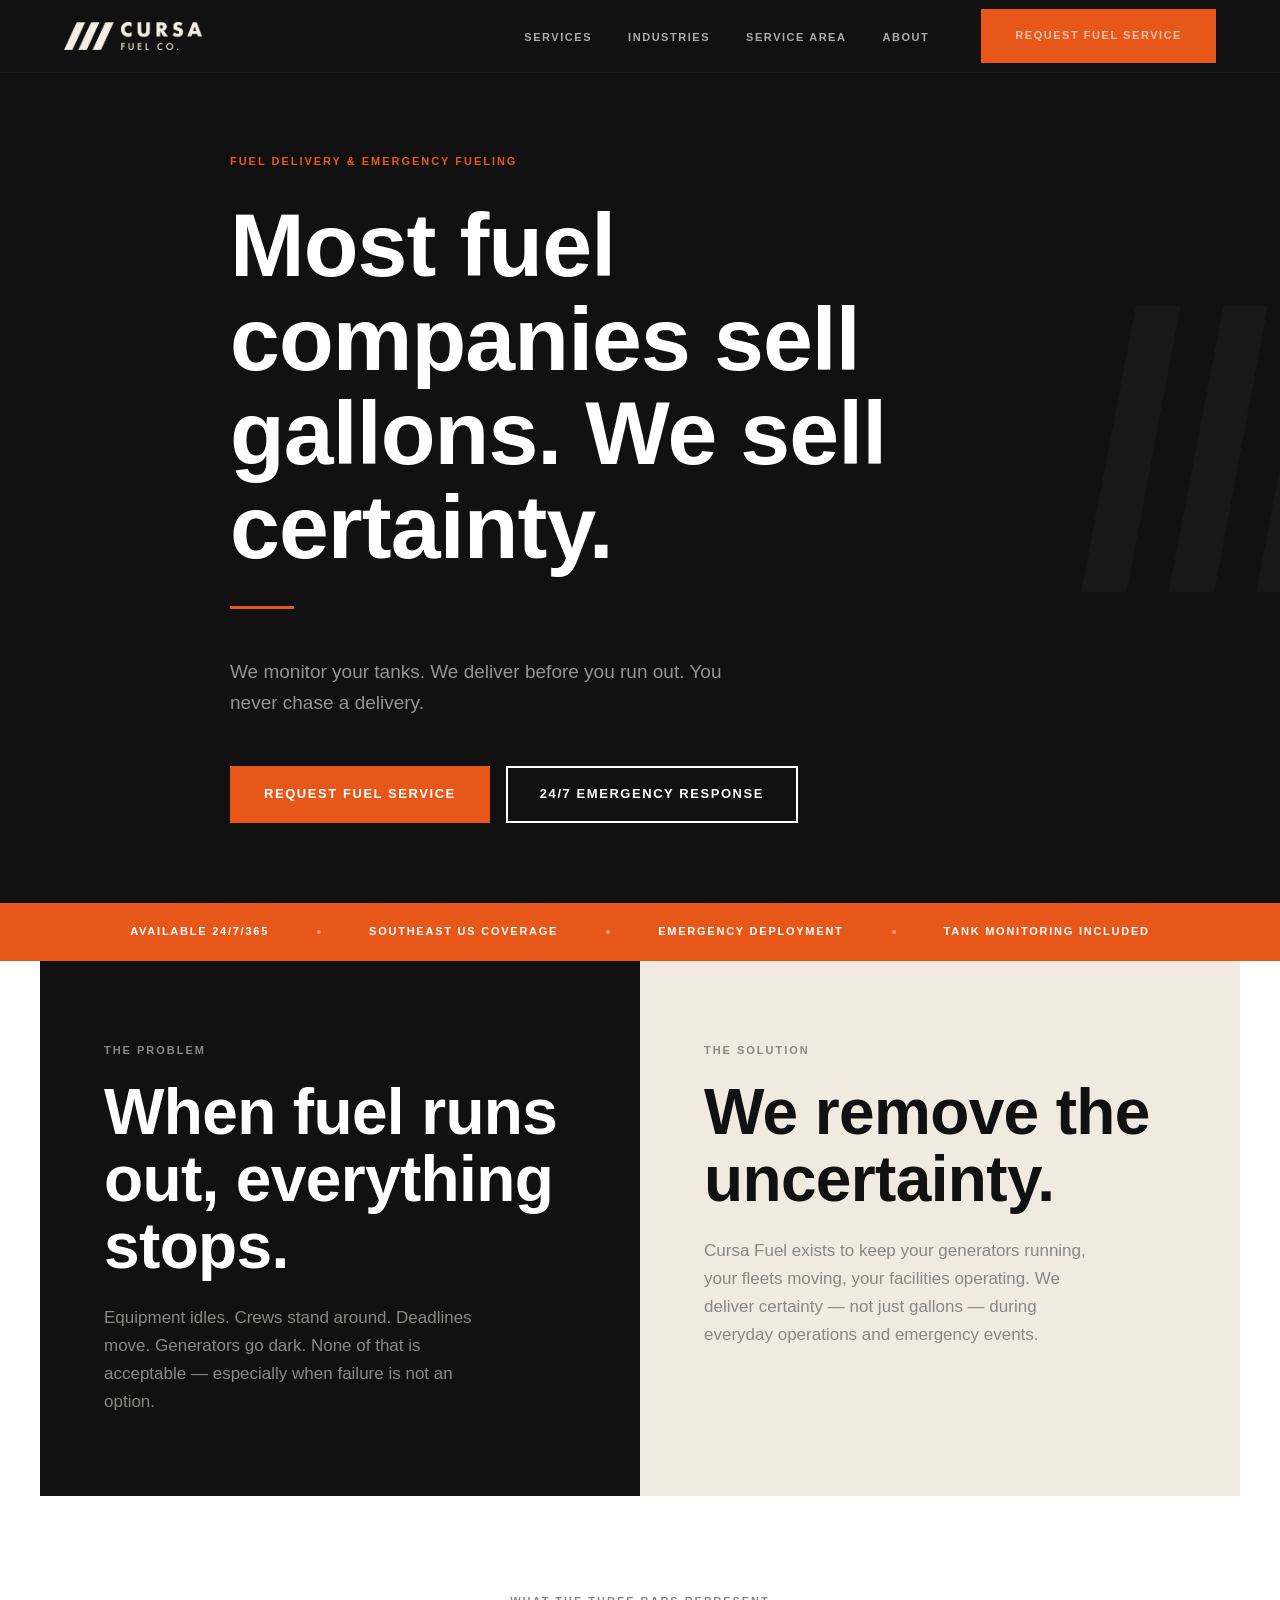
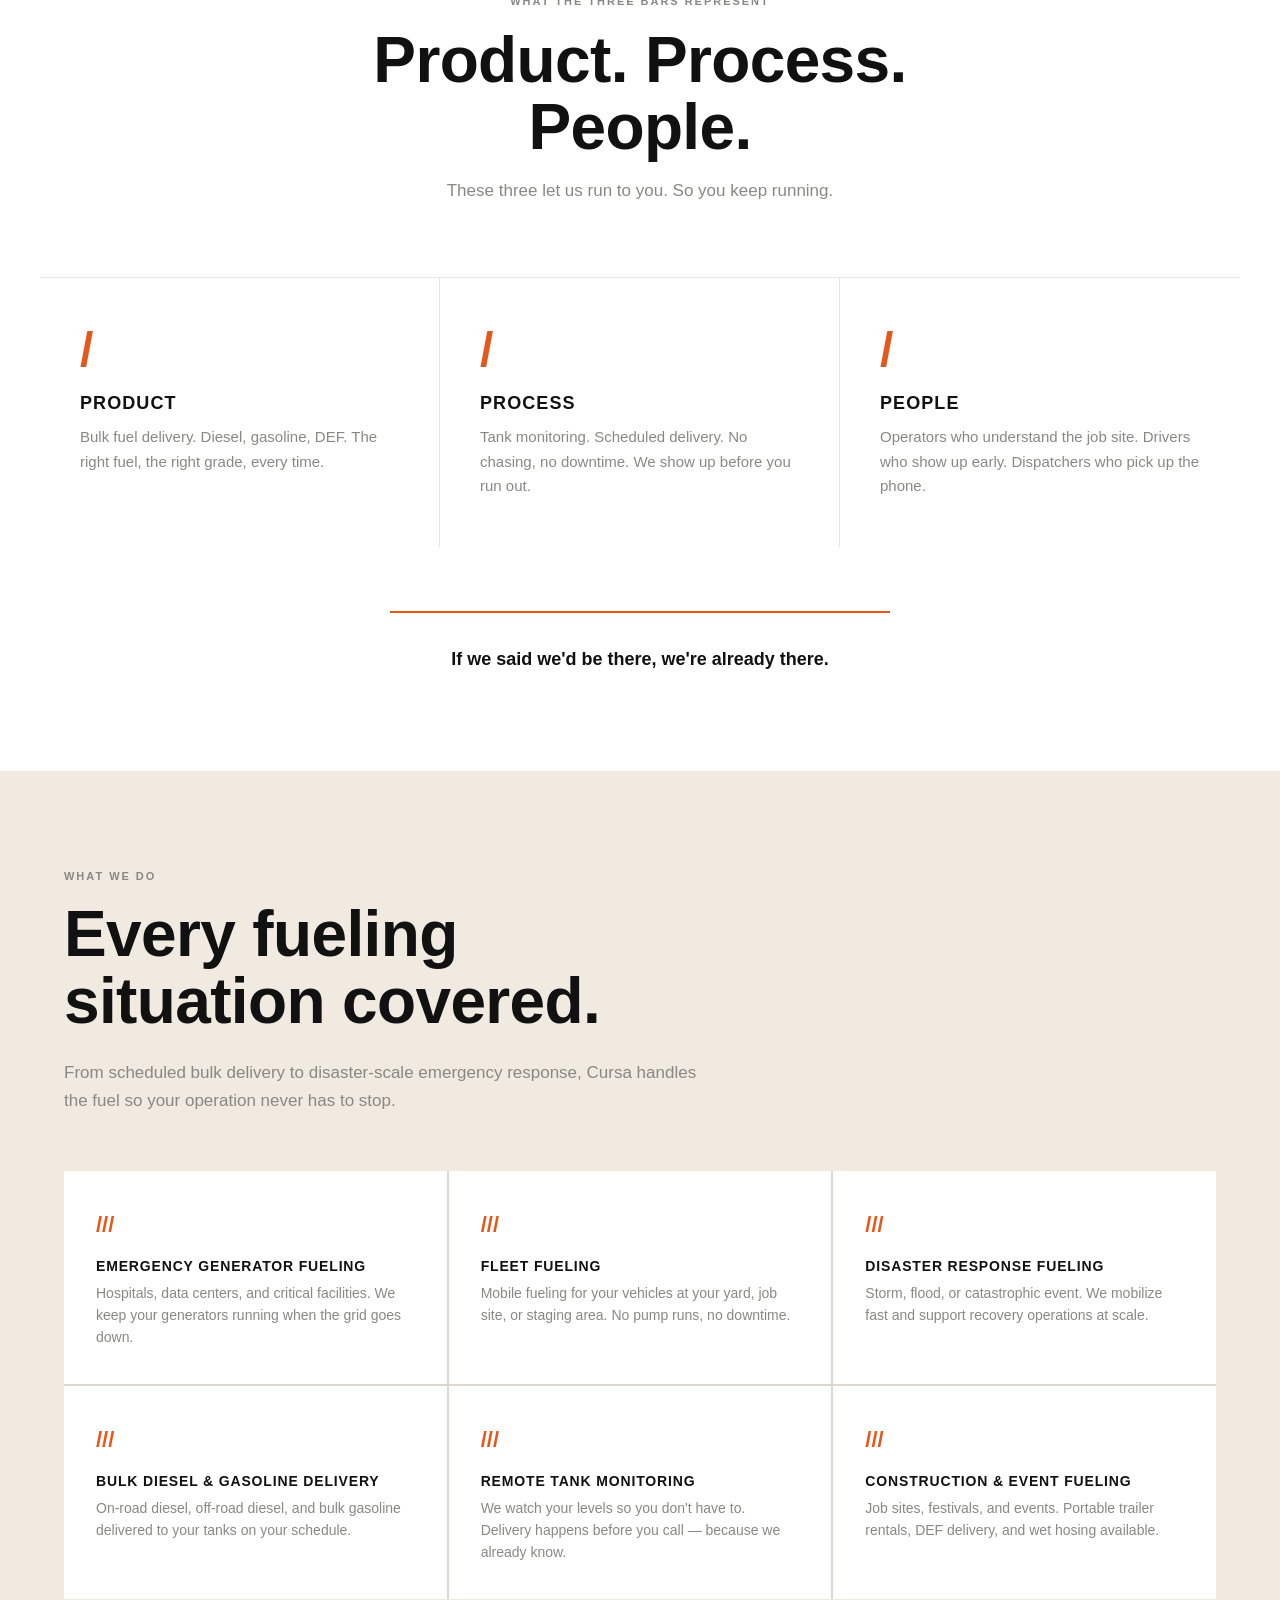
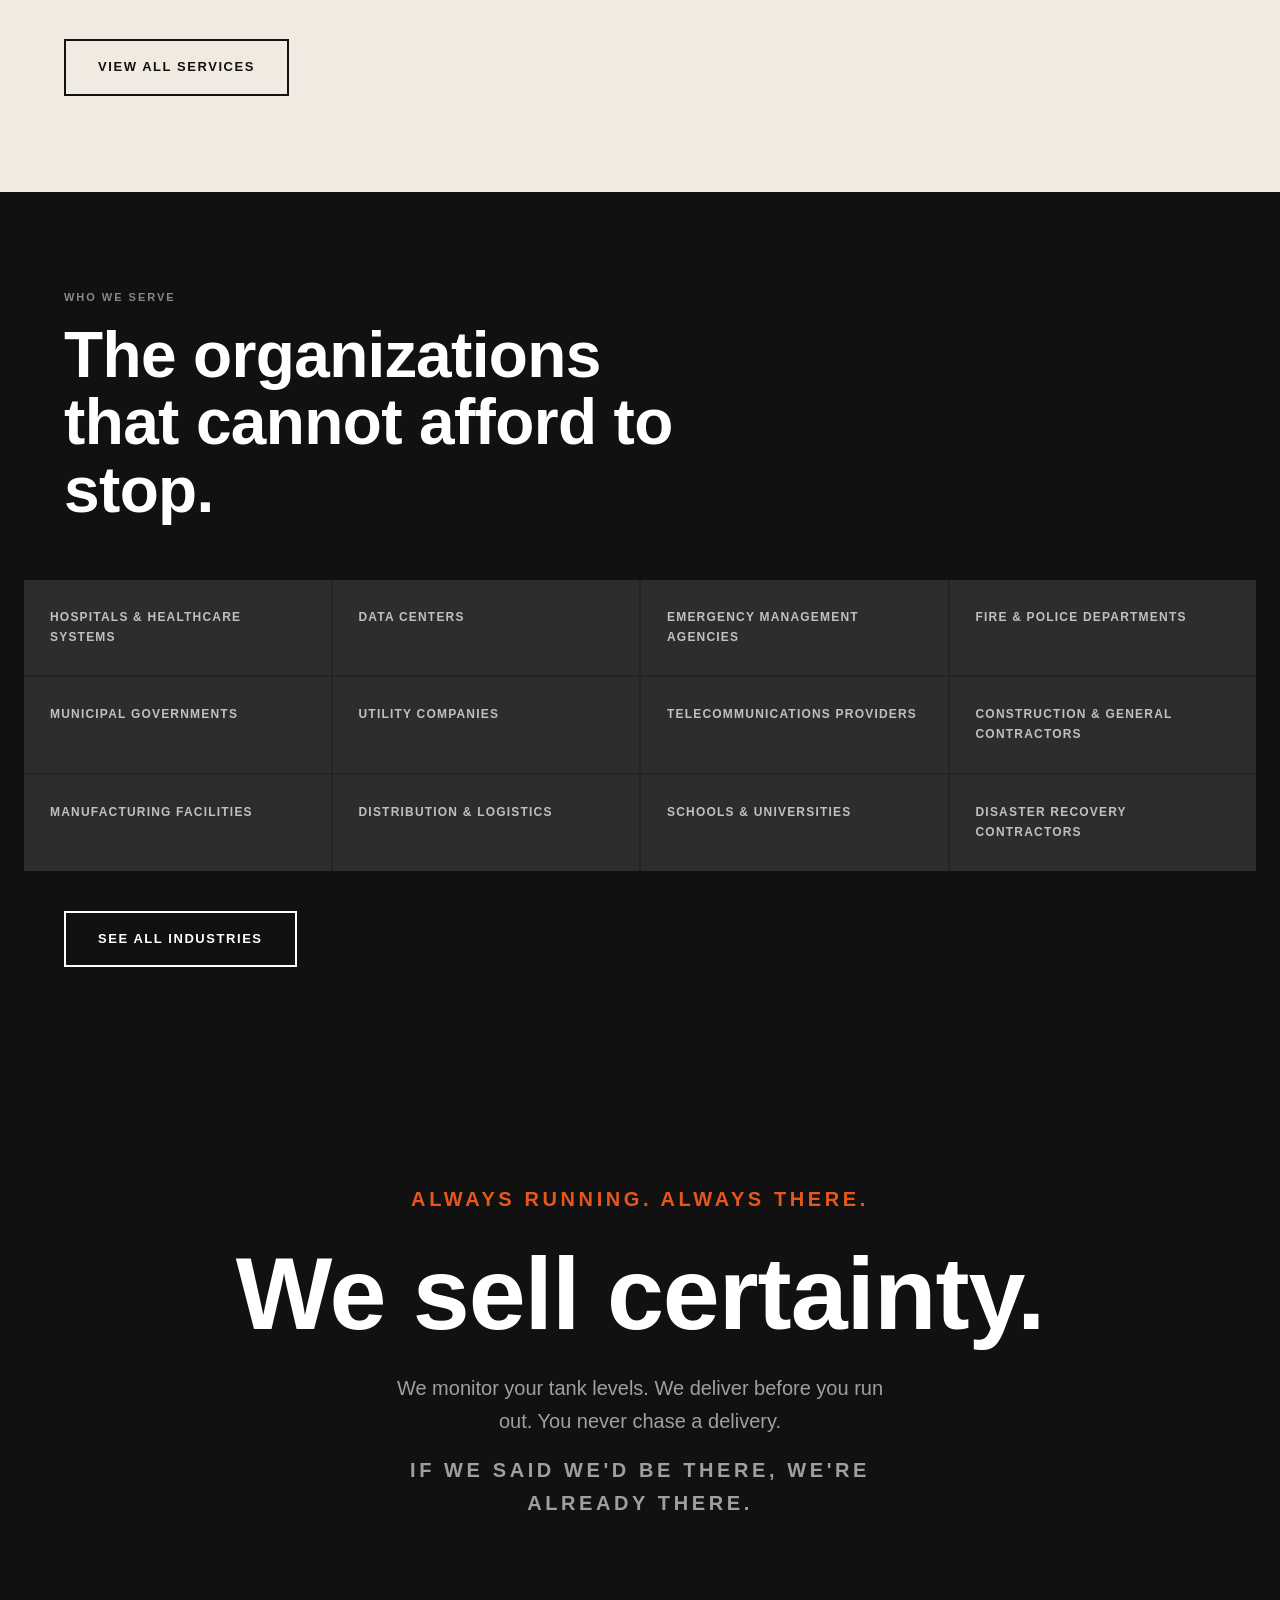
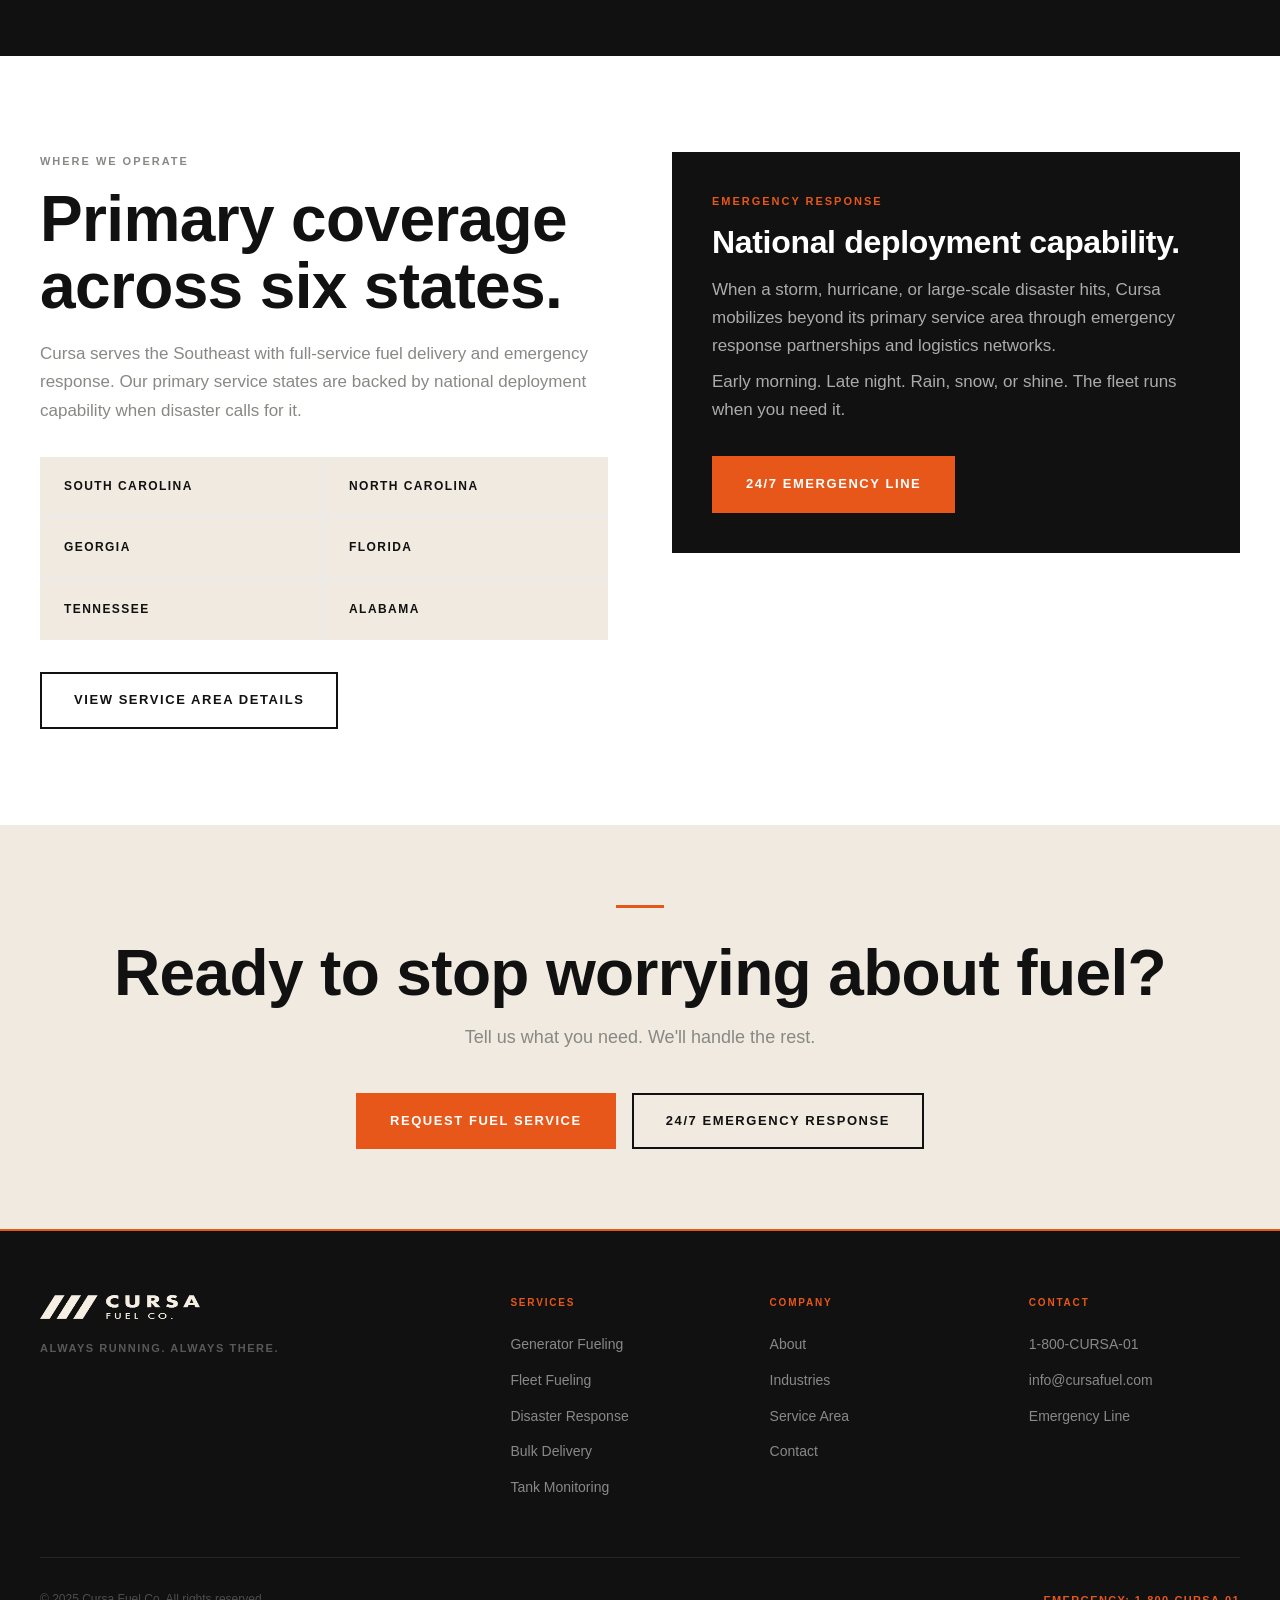
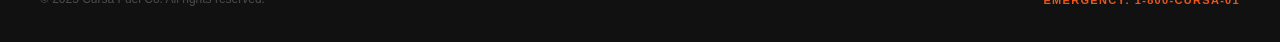
<file: index.html>
<!DOCTYPE html>
<html lang="en">
<head>
  <meta charset="UTF-8">
  <meta name="viewport" content="width=device-width, initial-scale=1.0">
  <title>Cursa Fuel Co. | Reliable Fuel Delivery &amp; Emergency Fueling | Southeast US</title>
  <meta name="description" content="Cursa Fuel Co. delivers dependable fuel, emergency generator fueling, fleet fueling, and disaster response fueling across SC, NC, GA, FL, TN, and AL. If we said we'd be there, we're already there.">
  <meta name="robots" content="index, follow">
  <link rel="canonical" href="https://cursafuel.com/">

  <!-- Open Graph -->
  <meta property="og:title" content="Cursa Fuel Co. | Reliable Fuel Delivery &amp; Emergency Fueling">
  <meta property="og:description" content="Fuel delivery, emergency generator fueling, and mission-critical fuel management across the Southeast. Available 24/7/365.">
  <meta property="og:url" content="https://cursafuel.com/">
  <meta property="og:type" content="website">
  <meta property="og:image" content="https://cursafuel.com/images/cursa-logo-dark.png">

  <!-- Favicon -->
  <link rel="icon" href="/images/favicon.png" type="image/png">

  <!-- Structured Data -->
  <script type="application/ld+json">
  {
    "@context": "https://schema.org",
    "@type": "LocalBusiness",
    "name": "Cursa Fuel Co.",
    "url": "https://cursafuel.com",
    "description": "Reliable fuel delivery, emergency generator fueling, and mission-critical fuel management across the Southeastern United States.",
    "areaServed": ["South Carolina", "North Carolina", "Georgia", "Florida", "Tennessee", "Alabama"],
    "availableChannel": {
      "@type": "ServiceChannel",
      "servicePhone": "+1-800-CURSA-01",
      "availableLanguage": "English"
    },
    "openingHours": "Mo-Su 00:00-24:00"
  }
  </script>

  <link rel="stylesheet" href="styles.css">
</head>
<body>

  <a href="#main" class="skip-link">Skip to content</a>

  <!-- NAV -->
  <nav class="nav" role="navigation" aria-label="Main navigation">
    <div class="nav__inner">
      <a href="/" class="nav__logo" aria-label="Cursa Fuel Co. home">
        <img src="images/cursa-logo-light.png" alt="Cursa Fuel Co." width="180" height="28">
      </a>
      <ul class="nav__links">
        <li><a href="services.html">Services</a></li>
        <li><a href="industries.html">Industries</a></li>
        <li><a href="service-area.html">Service Area</a></li>
        <li><a href="about.html">About</a></li>
        <li class="nav__cta"><a href="contact.html" class="btn btn--primary">Request Fuel Service</a></li>
      </ul>
      <button class="nav__hamburger" aria-label="Open menu" aria-expanded="false" onclick="toggleMenu(this)">
        <span></span><span></span><span></span>
      </button>
    </div>
    <div class="nav__mobile" id="mobileMenu">
      <a href="services.html">Services</a>
      <a href="industries.html">Industries</a>
      <a href="service-area.html">Service Area</a>
      <a href="about.html">About</a>
      <a href="contact.html">Request Fuel Service</a>
      <a href="contact.html#emergency">24/7 Emergency Response</a>
    </div>
  </nav>

  <main id="main">

    <!-- HERO -->
    <section class="hero" aria-label="Hero">
      <div class="hero__inner">
        <p class="eyebrow hero__eyebrow">Fuel Delivery &amp; Emergency Fueling</p>
        <h1 class="hero__headline">Most fuel companies sell gallons. We sell certainty.</h1>
        <div class="hero__divider"></div>
        <p class="hero__sub">We monitor your tanks. We deliver before you run out. You never chase a delivery.</p>
        <div class="hero__actions">
          <a href="contact.html" class="btn btn--primary">Request Fuel Service</a>
          <a href="contact.html#emergency" class="btn btn--outline-white">24/7 Emergency Response</a>
        </div>
      </div>
    </section>

    <!-- PROOF BAR -->
    <div class="proof-bar" role="complementary" aria-label="Key facts">
      <div class="proof-bar__inner">
        <span class="proof-bar__item">Available 24/7/365</span>
        <span class="proof-bar__dot" aria-hidden="true"></span>
        <span class="proof-bar__item">Southeast US Coverage</span>
        <span class="proof-bar__dot" aria-hidden="true"></span>
        <span class="proof-bar__item">Emergency Deployment</span>
        <span class="proof-bar__dot" aria-hidden="true"></span>
        <span class="proof-bar__item">Tank Monitoring Included</span>
      </div>
    </div>

    <!-- PROBLEM / POSITION -->
    <section aria-label="Why Cursa">
      <div class="position__grid">
        <div class="position__panel position__panel--dark">
          <p class="eyebrow" style="color: var(--gravel);">The Problem</p>
          <h2 class="text-white">When fuel runs out, everything stops.</h2>
          <p class="text-gravel">Equipment idles. Crews stand around. Deadlines move. Generators go dark. None of that is acceptable — especially when failure is not an option.</p>
        </div>
        <div class="position__panel position__panel--light">
          <p class="eyebrow">The Solution</p>
          <h2>We remove the uncertainty.</h2>
          <p class="text-gravel">Cursa Fuel exists to keep your generators running, your fleets moving, your facilities operating. We deliver certainty — not just gallons — during everyday operations and emergency events.</p>
        </div>
      </div>
    </section>

    <!-- THREE BARS -->
    <section class="section section--white three-bars" aria-label="Our approach">
      <div class="container">
        <p class="eyebrow">What the Three Bars Represent</p>
        <h2 class="three-bars__headline" style="margin-top: 16px;">Product. Process. People.</h2>
        <p class="three-bars__sub">These three let us run to you. So you keep running.</p>
      </div>
      <div class="three-bars__grid">
        <div class="three-bars__item">
          <div class="bar-slash">/</div>
          <h4>Product</h4>
          <p>Bulk fuel delivery. Diesel, gasoline, DEF. The right fuel, the right grade, every time.</p>
        </div>
        <div class="three-bars__item">
          <div class="bar-slash">/</div>
          <h4>Process</h4>
          <p>Tank monitoring. Scheduled delivery. No chasing, no downtime. We show up before you run out.</p>
        </div>
        <div class="three-bars__item">
          <div class="bar-slash">/</div>
          <h4>People</h4>
          <p>Operators who understand the job site. Drivers who show up early. Dispatchers who pick up the phone.</p>
        </div>
      </div>
      <div class="container">
        <div class="three-bars__close">
          <p style="font-family: var(--font-display); font-weight: 700; font-size: 18px;">If we said we'd be there, we're already there.</p>
        </div>
      </div>
    </section>

    <!-- SERVICES OVERVIEW -->
    <section class="section section--dustroad" aria-label="Services overview">
      <div class="container">
        <div class="services-intro">
          <p class="eyebrow">What We Do</p>
          <h2>Every fueling situation covered.</h2>
          <p class="text-gravel">From scheduled bulk delivery to disaster-scale emergency response, Cursa handles the fuel so your operation never has to stop.</p>
        </div>
        <div class="services-grid" role="list">
          <div class="service-card" role="listitem">
            <div class="service-card__icon">///</div>
            <h4>Emergency Generator Fueling</h4>
            <p>Hospitals, data centers, and critical facilities. We keep your generators running when the grid goes down.</p>
          </div>
          <div class="service-card" role="listitem">
            <div class="service-card__icon">///</div>
            <h4>Fleet Fueling</h4>
            <p>Mobile fueling for your vehicles at your yard, job site, or staging area. No pump runs, no downtime.</p>
          </div>
          <div class="service-card" role="listitem">
            <div class="service-card__icon">///</div>
            <h4>Disaster Response Fueling</h4>
            <p>Storm, flood, or catastrophic event. We mobilize fast and support recovery operations at scale.</p>
          </div>
          <div class="service-card" role="listitem">
            <div class="service-card__icon">///</div>
            <h4>Bulk Diesel &amp; Gasoline Delivery</h4>
            <p>On-road diesel, off-road diesel, and bulk gasoline delivered to your tanks on your schedule.</p>
          </div>
          <div class="service-card" role="listitem">
            <div class="service-card__icon">///</div>
            <h4>Remote Tank Monitoring</h4>
            <p>We watch your levels so you don't have to. Delivery happens before you call — because we already know.</p>
          </div>
          <div class="service-card" role="listitem">
            <div class="service-card__icon">///</div>
            <h4>Construction &amp; Event Fueling</h4>
            <p>Job sites, festivals, and events. Portable trailer rentals, DEF delivery, and wet hosing available.</p>
          </div>
        </div>
        <div style="margin-top: 40px;">
          <a href="services.html" class="btn btn--outline-crude">View All Services</a>
        </div>
      </div>
    </section>

    <!-- WHO WE SERVE -->
    <section class="section section--crude" aria-label="Who we serve">
      <div class="container">
        <p class="eyebrow text-gravel">Who We Serve</p>
        <h2 class="text-white" style="margin: 16px 0 48px; max-width: 640px;">The organizations that cannot afford to stop.</h2>
      </div>
      <div class="industries-list" role="list">
        <div class="industry-item" role="listitem"><p>Hospitals &amp; Healthcare Systems</p></div>
        <div class="industry-item" role="listitem"><p>Data Centers</p></div>
        <div class="industry-item" role="listitem"><p>Emergency Management Agencies</p></div>
        <div class="industry-item" role="listitem"><p>Fire &amp; Police Departments</p></div>
        <div class="industry-item" role="listitem"><p>Municipal Governments</p></div>
        <div class="industry-item" role="listitem"><p>Utility Companies</p></div>
        <div class="industry-item" role="listitem"><p>Telecommunications Providers</p></div>
        <div class="industry-item" role="listitem"><p>Construction &amp; General Contractors</p></div>
        <div class="industry-item" role="listitem"><p>Manufacturing Facilities</p></div>
        <div class="industry-item" role="listitem"><p>Distribution &amp; Logistics</p></div>
        <div class="industry-item" role="listitem"><p>Schools &amp; Universities</p></div>
        <div class="industry-item" role="listitem"><p>Disaster Recovery Contractors</p></div>
      </div>
      <div class="container" style="margin-top: 40px;">
        <a href="industries.html" class="btn btn--outline-white">See All Industries</a>
      </div>
    </section>

    <!-- CERTAINTY BLOCK -->
    <section class="section--crude certainty" aria-label="Our commitment">
      <p class="eyebrow" style="color: var(--blaze); margin-bottom: 24px;">Always Running. Always There.</p>
      <h2>We sell certainty.</h2>
      <p>We monitor your tank levels. We deliver before you run out. You never chase a delivery.</p>
      <p class="certainty__tagline">If we said we'd be there, we're already there.</p>
    </section>

    <!-- SERVICE AREA -->
    <section class="section section--white" aria-label="Service area">
      <div class="area-grid">
        <div>
          <p class="eyebrow">Where We Operate</p>
          <h2 style="margin: 16px 0 20px;">Primary coverage across six states.</h2>
          <p class="text-gravel">Cursa serves the Southeast with full-service fuel delivery and emergency response. Our primary service states are backed by national deployment capability when disaster calls for it.</p>
          <div class="area-states" style="margin-top: 32px;" role="list">
            <div class="state-item" role="listitem"><p>South Carolina</p></div>
            <div class="state-item" role="listitem"><p>North Carolina</p></div>
            <div class="state-item" role="listitem"><p>Georgia</p></div>
            <div class="state-item" role="listitem"><p>Florida</p></div>
            <div class="state-item" role="listitem"><p>Tennessee</p></div>
            <div class="state-item" role="listitem"><p>Alabama</p></div>
          </div>
          <div style="margin-top: 32px;">
            <a href="service-area.html" class="btn btn--outline-crude">View Service Area Details</a>
          </div>
        </div>
        <div class="area-emergency">
          <p class="eyebrow" style="color: var(--blaze);">Emergency Response</p>
          <h3>National deployment capability.</h3>
          <p>When a storm, hurricane, or large-scale disaster hits, Cursa mobilizes beyond its primary service area through emergency response partnerships and logistics networks.</p>
          <p>Early morning. Late night. Rain, snow, or shine. The fleet runs when you need it.</p>
          <div style="margin-top: 32px;">
            <a href="contact.html#emergency" class="btn btn--primary">24/7 Emergency Line</a>
          </div>
        </div>
      </div>
    </section>

    <!-- CTA STRIP -->
    <section class="cta-strip" aria-label="Call to action">
      <div class="blaze-line" style="margin: 0 auto 32px;"></div>
      <h2>Ready to stop worrying about fuel?</h2>
      <p>Tell us what you need. We'll handle the rest.</p>
      <div class="cta-strip__actions">
        <a href="contact.html" class="btn btn--primary">Request Fuel Service</a>
        <a href="contact.html#emergency" class="btn btn--outline-crude">24/7 Emergency Response</a>
      </div>
    </section>

  </main>

  <!-- FOOTER -->
  <footer class="footer" role="contentinfo">
    <div class="footer__inner">
      <div class="footer__top">
        <div>
          <div class="footer__logo">
            <img src="images/cursa-logo-light.png" alt="Cursa Fuel Co." width="160" height="24">
          </div>
          <p class="footer__tagline">Always Running. Always There.</p>
        </div>
        <div class="footer__col">
          <h5>Services</h5>
          <ul>
            <li><a href="services.html#generator">Generator Fueling</a></li>
            <li><a href="services.html#fleet">Fleet Fueling</a></li>
            <li><a href="services.html#disaster">Disaster Response</a></li>
            <li><a href="services.html#bulk">Bulk Delivery</a></li>
            <li><a href="services.html#monitoring">Tank Monitoring</a></li>
          </ul>
        </div>
        <div class="footer__col">
          <h5>Company</h5>
          <ul>
            <li><a href="about.html">About</a></li>
            <li><a href="industries.html">Industries</a></li>
            <li><a href="service-area.html">Service Area</a></li>
            <li><a href="contact.html">Contact</a></li>
          </ul>
        </div>
        <div class="footer__col">
          <h5>Contact</h5>
          <ul>
            <li><a href="tel:+18002872701">1-800-CURSA-01</a></li>
            <li><a href="mailto:info@cursafuel.com">info@cursafuel.com</a></li>
            <li><a href="contact.html#emergency">Emergency Line</a></li>
          </ul>
        </div>
      </div>
      <div class="footer__bottom">
        <p class="footer__copy">&copy; 2025 Cursa Fuel Co. All rights reserved.</p>
        <p class="footer__emergency">Emergency: 1-800-CURSA-01</p>
      </div>
    </div>
  </footer>

  <script>
    function toggleMenu(btn) {
      const menu = document.getElementById('mobileMenu');
      const open = menu.classList.toggle('is-open');
      btn.setAttribute('aria-expanded', open);
    }
  </script>

</body>
</html>
</file>
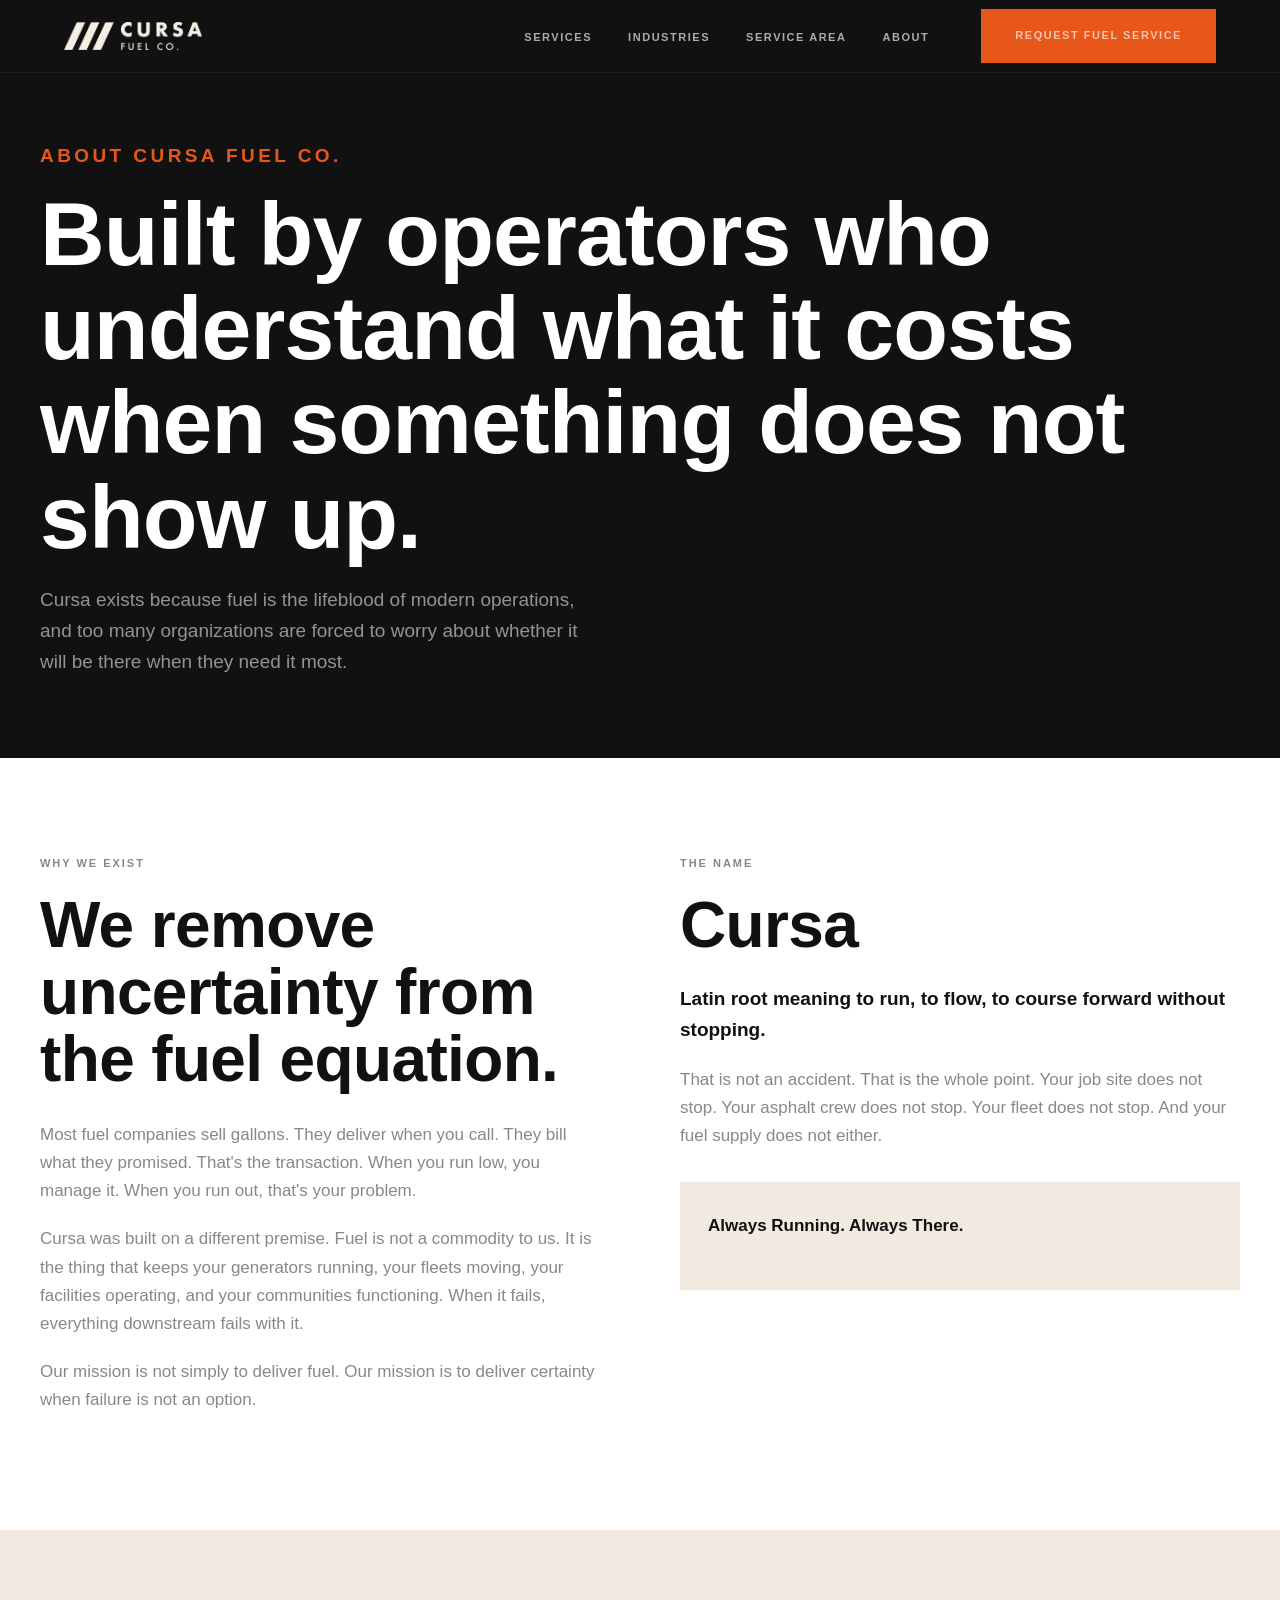
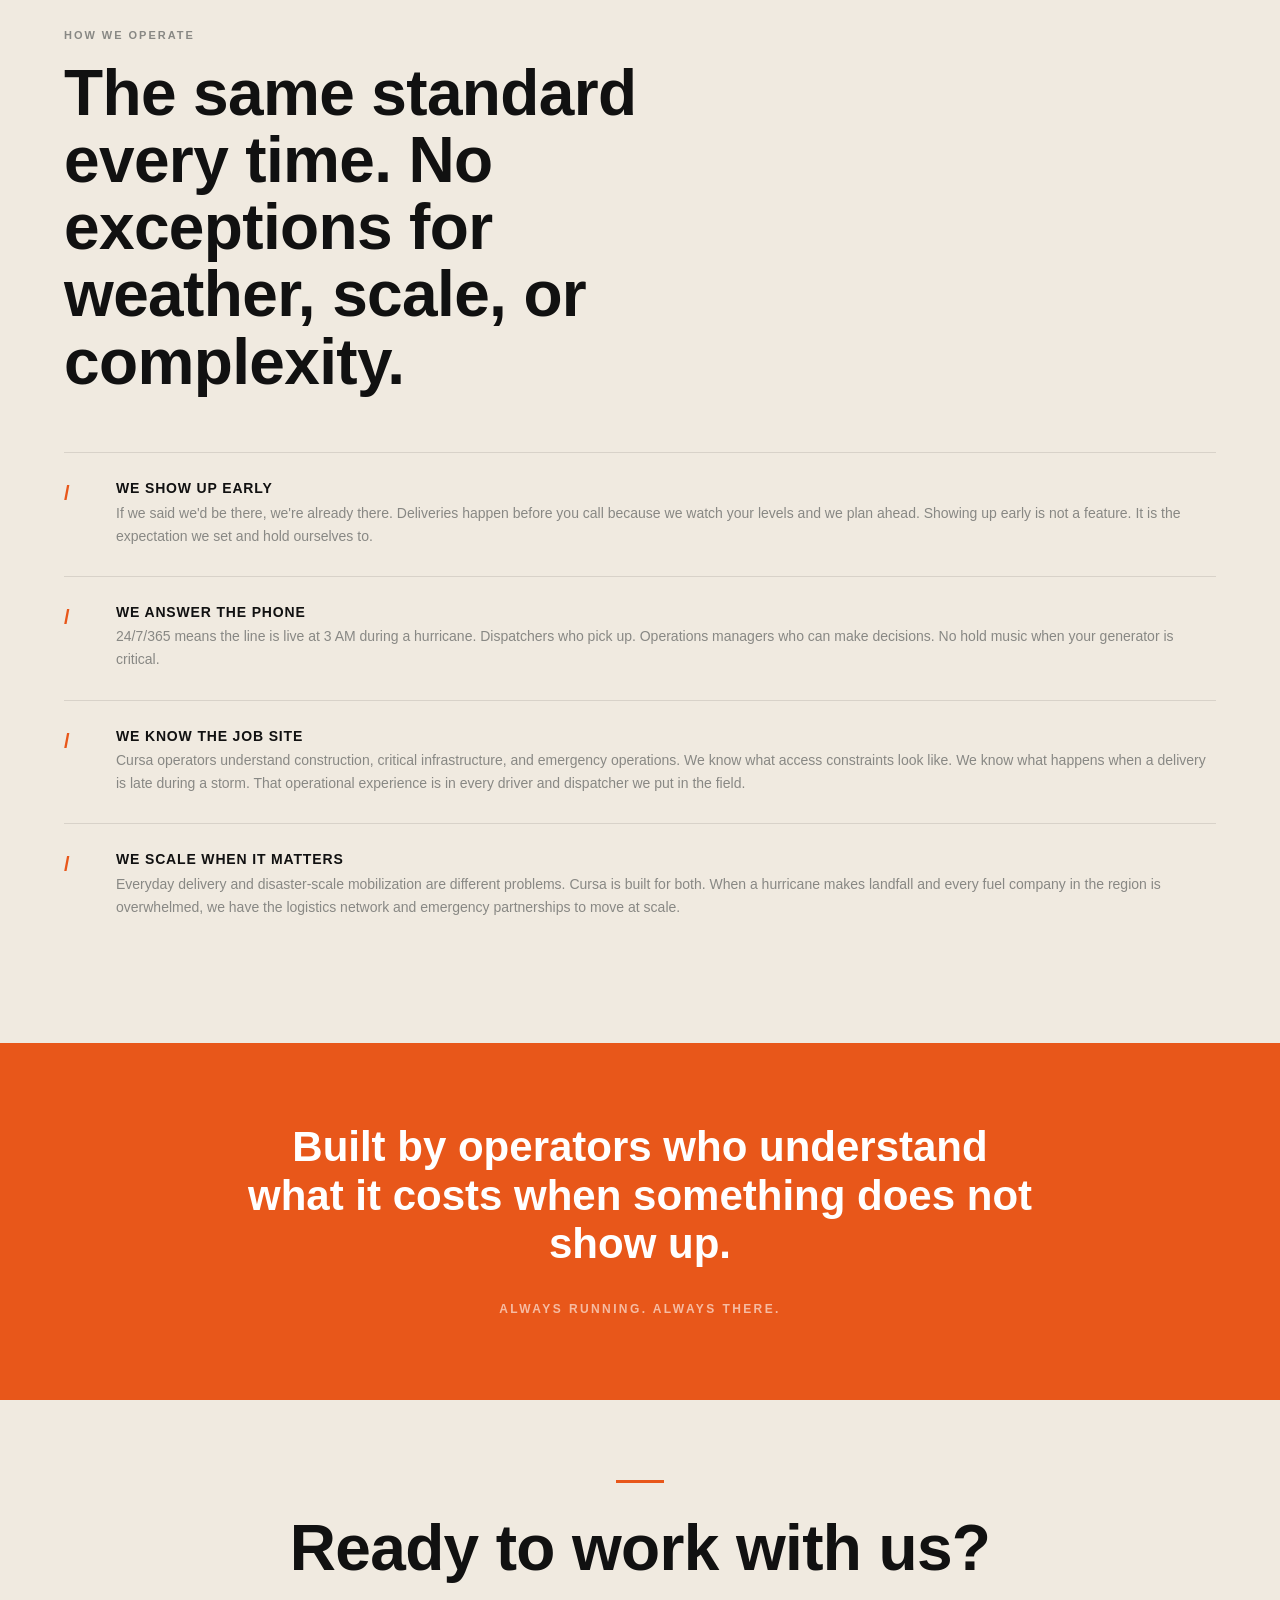
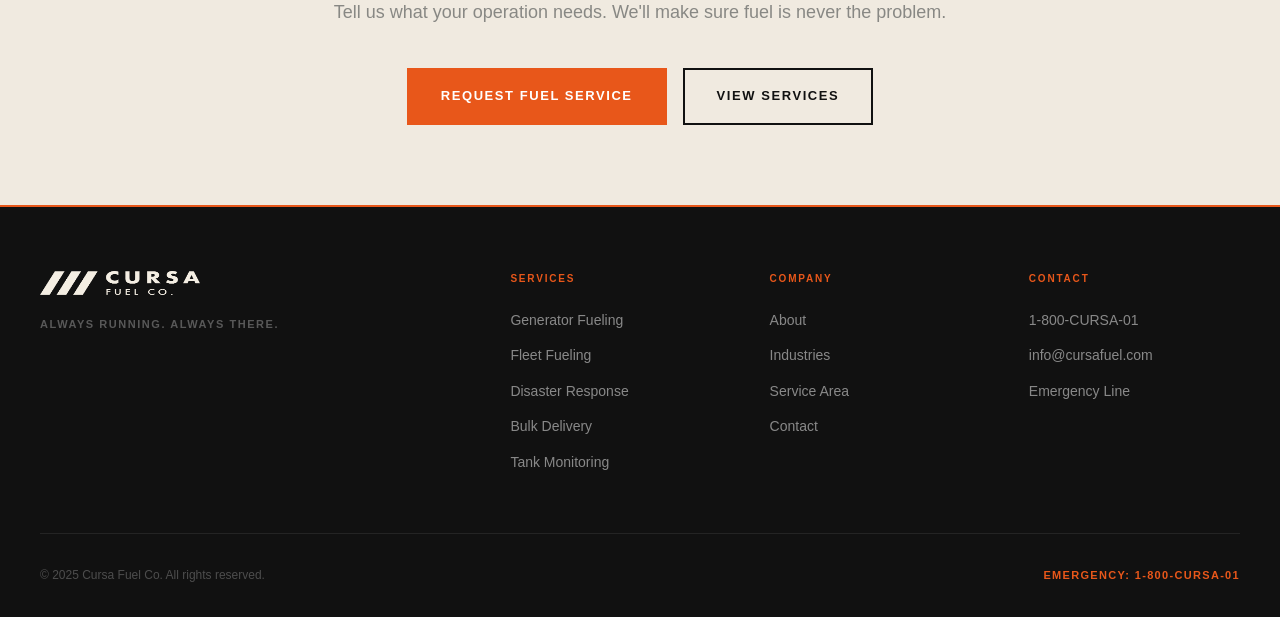
<file: about.html>
<!DOCTYPE html>
<html lang="en">
<head>
  <meta charset="UTF-8">
  <meta name="viewport" content="width=device-width, initial-scale=1.0">
  <title>About Cursa Fuel Co. | Built by Operators Who Know What Failure Costs</title>
  <meta name="description" content="Cursa Fuel Co. was built by operators who understand what it costs when something does not show up. We deliver fuel, certainty, and the people who make both possible.">
  <meta name="robots" content="index, follow">
  <link rel="canonical" href="https://cursafuel.com/about.html">
  <meta property="og:title" content="About Cursa Fuel Co.">
  <meta property="og:description" content="Built by operators who understand what it costs when something does not show up. Cursa delivers certainty, not just gallons.">
  <meta property="og:url" content="https://cursafuel.com/about.html">
  <link rel="icon" href="/images/favicon.png" type="image/png">
  <link rel="stylesheet" href="styles.css">
</head>
<body>

  <a href="#main" class="skip-link">Skip to content</a>

  <nav class="nav" role="navigation" aria-label="Main navigation">
    <div class="nav__inner">
      <a href="/" class="nav__logo" aria-label="Cursa Fuel Co. home">
        <img src="images/cursa-logo-light.png" alt="Cursa Fuel Co." width="180" height="28">
      </a>
      <ul class="nav__links">
        <li><a href="services.html">Services</a></li>
        <li><a href="industries.html">Industries</a></li>
        <li><a href="service-area.html">Service Area</a></li>
        <li><a href="about.html" aria-current="page">About</a></li>
        <li class="nav__cta"><a href="contact.html" class="btn btn--primary">Request Fuel Service</a></li>
      </ul>
      <button class="nav__hamburger" aria-label="Open menu" aria-expanded="false" onclick="toggleMenu(this)">
        <span></span><span></span><span></span>
      </button>
    </div>
    <div class="nav__mobile" id="mobileMenu">
      <a href="services.html">Services</a>
      <a href="industries.html">Industries</a>
      <a href="service-area.html">Service Area</a>
      <a href="about.html">About</a>
      <a href="contact.html">Request Fuel Service</a>
      <a href="contact.html#emergency">24/7 Emergency Response</a>
    </div>
  </nav>

  <main id="main">

    <!-- HERO -->
    <section class="page-hero">
      <div class="page-hero__inner">
        <p class="eyebrow" style="color: var(--blaze);">About Cursa Fuel Co.</p>
        <h1>Built by operators who understand what it costs when something does not show up.</h1>
        <p>Cursa exists because fuel is the lifeblood of modern operations, and too many organizations are forced to worry about whether it will be there when they need it most.</p>
      </div>
    </section>

    <!-- WHY WE EXIST -->
    <section class="section section--white" aria-label="Why Cursa exists">
      <div class="about-grid">
        <div>
          <p class="eyebrow">Why We Exist</p>
          <h2 style="margin: 16px 0 28px;">We remove uncertainty from the fuel equation.</h2>
          <p>Most fuel companies sell gallons. They deliver when you call. They bill what they promised. That's the transaction. When you run low, you manage it. When you run out, that's your problem.</p>
          <p>Cursa was built on a different premise. Fuel is not a commodity to us. It is the thing that keeps your generators running, your fleets moving, your facilities operating, and your communities functioning. When it fails, everything downstream fails with it.</p>
          <p>Our mission is not simply to deliver fuel. Our mission is to deliver certainty when failure is not an option.</p>
        </div>
        <div>
          <p class="eyebrow">The Name</p>
          <h2 style="margin: 16px 0 24px;">Cursa</h2>
          <p style="font-size: 19px; font-weight: 600; color: var(--crude);">Latin root meaning to run, to flow, to course forward without stopping.</p>
          <p>That is not an accident. That is the whole point. Your job site does not stop. Your asphalt crew does not stop. Your fleet does not stop. And your fuel supply does not either.</p>
          <div style="background: var(--dustroad); padding: 32px 28px; margin-top: 32px;">
            <p style="font-family: var(--font-display); font-weight: 700; font-size: 17px; color: var(--crude); line-height: 1.4;">Always Running. Always There.</p>
          </div>
        </div>
      </div>
    </section>

    <!-- HOW WE OPERATE -->
    <section class="section section--dustroad" aria-label="How we operate">
      <div class="container">
        <p class="eyebrow">How We Operate</p>
        <h2 style="margin: 16px 0 56px; max-width: 640px;">The same standard every time. No exceptions for weather, scale, or complexity.</h2>
        <div class="about-values">
          <div class="about-value">
            <div class="about-value__slash">/</div>
            <div>
              <h4>We Show Up Early</h4>
              <p>If we said we'd be there, we're already there. Deliveries happen before you call because we watch your levels and we plan ahead. Showing up early is not a feature. It is the expectation we set and hold ourselves to.</p>
            </div>
          </div>
          <div class="about-value">
            <div class="about-value__slash">/</div>
            <div>
              <h4>We Answer the Phone</h4>
              <p>24/7/365 means the line is live at 3 AM during a hurricane. Dispatchers who pick up. Operations managers who can make decisions. No hold music when your generator is critical.</p>
            </div>
          </div>
          <div class="about-value">
            <div class="about-value__slash">/</div>
            <div>
              <h4>We Know the Job Site</h4>
              <p>Cursa operators understand construction, critical infrastructure, and emergency operations. We know what access constraints look like. We know what happens when a delivery is late during a storm. That operational experience is in every driver and dispatcher we put in the field.</p>
            </div>
          </div>
          <div class="about-value">
            <div class="about-value__slash">/</div>
            <div>
              <h4>We Scale When It Matters</h4>
              <p>Everyday delivery and disaster-scale mobilization are different problems. Cursa is built for both. When a hurricane makes landfall and every fuel company in the region is overwhelmed, we have the logistics network and emergency partnerships to move at scale.</p>
            </div>
          </div>
        </div>
      </div>
    </section>

    <!-- BRAND STATEMENT -->
    <section class="section section--blaze" style="padding: 80px 24px;" aria-label="Brand statement">
      <div class="container" style="text-align: center;">
        <p style="font-family: var(--font-display); font-weight: 700; font-size: clamp(22px, 4vw, 42px); color: var(--white); max-width: 800px; margin: 0 auto 32px; line-height: 1.15;">Built by operators who understand what it costs when something does not show up.</p>
        <p style="font-family: var(--font-display); font-size: 12px; font-weight: 700; letter-spacing: 0.2em; text-transform: uppercase; color: rgba(255,255,255,0.6);">Always Running. Always There.</p>
      </div>
    </section>

    <section class="cta-strip">
      <div class="blaze-line" style="margin: 0 auto 32px;"></div>
      <h2>Ready to work with us?</h2>
      <p>Tell us what your operation needs. We'll make sure fuel is never the problem.</p>
      <div class="cta-strip__actions">
        <a href="contact.html" class="btn btn--primary">Request Fuel Service</a>
        <a href="services.html" class="btn btn--outline-crude">View Services</a>
      </div>
    </section>

  </main>

  <footer class="footer" role="contentinfo">
    <div class="footer__inner">
      <div class="footer__top">
        <div>
          <div class="footer__logo">
            <img src="images/cursa-logo-light.png" alt="Cursa Fuel Co." width="160" height="24">
          </div>
          <p class="footer__tagline">Always Running. Always There.</p>
        </div>
        <div class="footer__col">
          <h5>Services</h5>
          <ul>
            <li><a href="services.html#generator">Generator Fueling</a></li>
            <li><a href="services.html#fleet">Fleet Fueling</a></li>
            <li><a href="services.html#disaster">Disaster Response</a></li>
            <li><a href="services.html#bulk">Bulk Delivery</a></li>
            <li><a href="services.html#monitoring">Tank Monitoring</a></li>
          </ul>
        </div>
        <div class="footer__col">
          <h5>Company</h5>
          <ul>
            <li><a href="about.html">About</a></li>
            <li><a href="industries.html">Industries</a></li>
            <li><a href="service-area.html">Service Area</a></li>
            <li><a href="contact.html">Contact</a></li>
          </ul>
        </div>
        <div class="footer__col">
          <h5>Contact</h5>
          <ul>
            <li><a href="tel:+18002872701">1-800-CURSA-01</a></li>
            <li><a href="mailto:info@cursafuel.com">info@cursafuel.com</a></li>
            <li><a href="contact.html#emergency">Emergency Line</a></li>
          </ul>
        </div>
      </div>
      <div class="footer__bottom">
        <p class="footer__copy">&copy; 2025 Cursa Fuel Co. All rights reserved.</p>
        <p class="footer__emergency">Emergency: 1-800-CURSA-01</p>
      </div>
    </div>
  </footer>

  <script>
    function toggleMenu(btn) {
      const menu = document.getElementById('mobileMenu');
      const open = menu.classList.toggle('is-open');
      btn.setAttribute('aria-expanded', open);
    }
  </script>

</body>
</html>
</file>
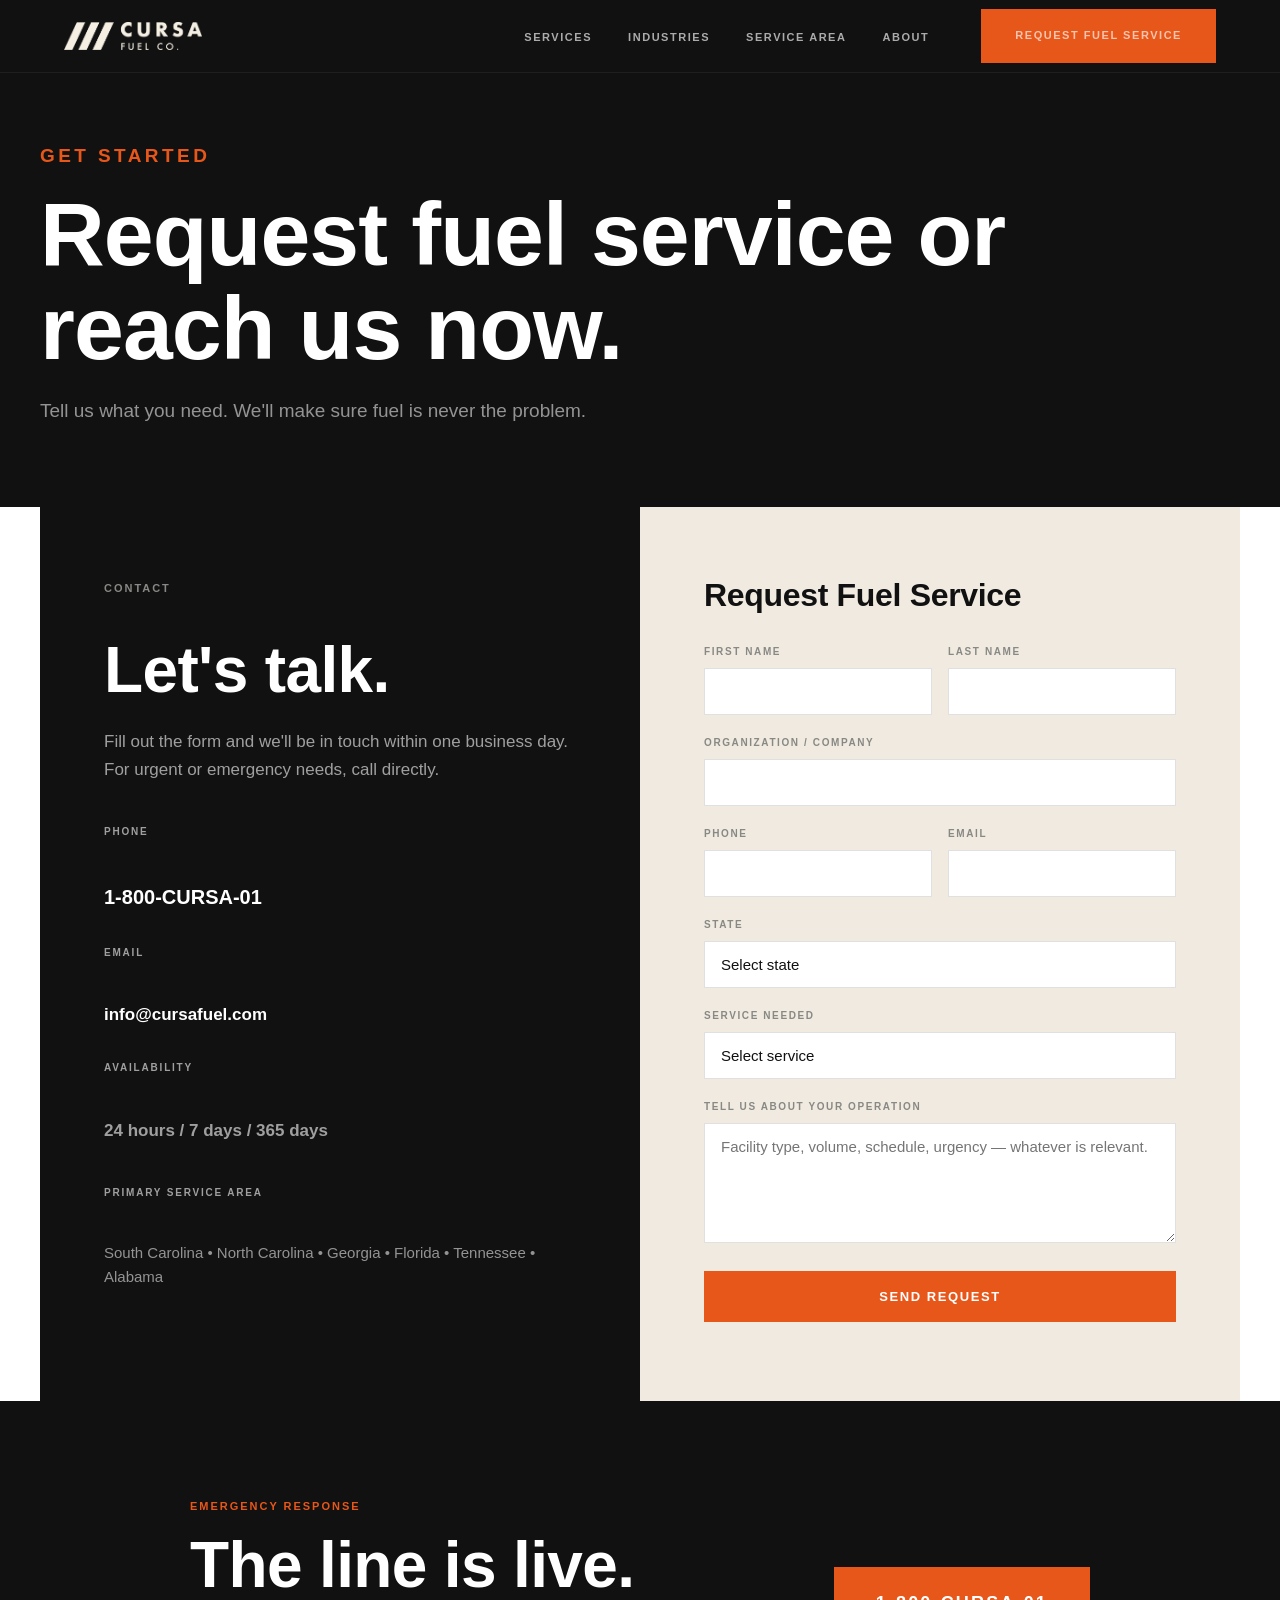
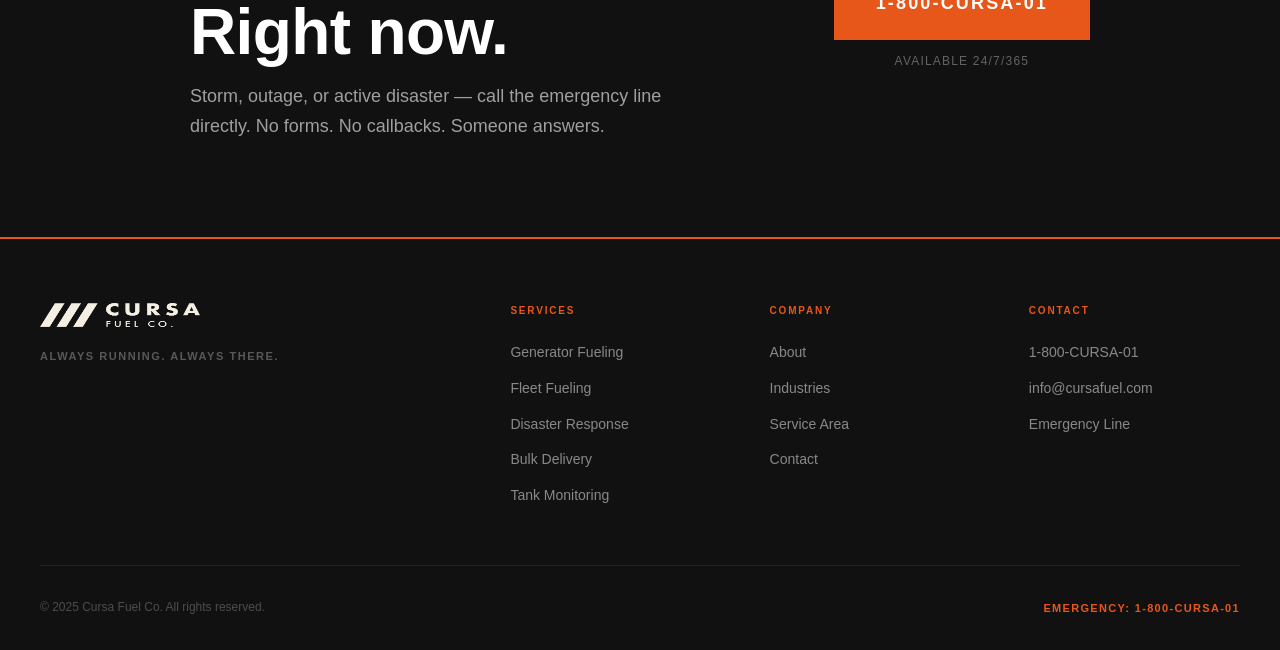
<file: contact.html>
<!DOCTYPE html>
<html lang="en">
<head>
  <meta charset="UTF-8">
  <meta name="viewport" content="width=device-width, initial-scale=1.0">
  <title>Contact &amp; Request Fuel Service | Cursa Fuel Co. | 24/7 Emergency Fueling</title>
  <meta name="description" content="Request fuel service or reach our 24/7 emergency line. Cursa Fuel Co. serves SC, NC, GA, FL, TN, and AL. If we said we'd be there, we're already there.">
  <meta name="robots" content="index, follow">
  <link rel="canonical" href="https://cursafuel.com/contact.html">
  <meta property="og:title" content="Contact Cursa Fuel Co. | Request Fuel Service">
  <meta property="og:description" content="Request fuel delivery or reach our 24/7 emergency line. Serving the Southeast US.">
  <meta property="og:url" content="https://cursafuel.com/contact.html">
  <link rel="icon" href="/images/favicon.png" type="image/png">
  <link rel="stylesheet" href="styles.css">
</head>
<body>

  <a href="#main" class="skip-link">Skip to content</a>

  <nav class="nav" role="navigation" aria-label="Main navigation">
    <div class="nav__inner">
      <a href="/" class="nav__logo" aria-label="Cursa Fuel Co. home">
        <img src="images/cursa-logo-light.png" alt="Cursa Fuel Co." width="180" height="28">
      </a>
      <ul class="nav__links">
        <li><a href="services.html">Services</a></li>
        <li><a href="industries.html">Industries</a></li>
        <li><a href="service-area.html">Service Area</a></li>
        <li><a href="about.html">About</a></li>
        <li class="nav__cta"><a href="contact.html" class="btn btn--primary" aria-current="page">Request Fuel Service</a></li>
      </ul>
      <button class="nav__hamburger" aria-label="Open menu" aria-expanded="false" onclick="toggleMenu(this)">
        <span></span><span></span><span></span>
      </button>
    </div>
    <div class="nav__mobile" id="mobileMenu">
      <a href="services.html">Services</a>
      <a href="industries.html">Industries</a>
      <a href="service-area.html">Service Area</a>
      <a href="about.html">About</a>
      <a href="contact.html">Request Fuel Service</a>
      <a href="contact.html#emergency">24/7 Emergency Response</a>
    </div>
  </nav>

  <main id="main">

    <section class="page-hero">
      <div class="page-hero__inner">
        <p class="eyebrow" style="color: var(--blaze);">Get Started</p>
        <h1>Request fuel service or reach us now.</h1>
        <p>Tell us what you need. We'll make sure fuel is never the problem.</p>
      </div>
    </section>

    <!-- CONTACT GRID -->
    <section aria-label="Contact information and request form">
      <div class="contact-grid">
        <div class="contact-info">
          <p class="eyebrow" style="color: var(--gravel);">Contact</p>
          <h2>Let's talk.</h2>
          <p>Fill out the form and we'll be in touch within one business day. For urgent or emergency needs, call directly.</p>

          <div class="contact-detail">
            <p class="contact-detail__label">Phone</p>
            <a href="tel:+18002872701" class="contact-detail__value">1-800-CURSA-01</a>
          </div>

          <div class="contact-detail">
            <p class="contact-detail__label">Email</p>
            <a href="mailto:info@cursafuel.com" class="contact-detail__value" style="font-size: 17px;">info@cursafuel.com</a>
          </div>

          <div class="contact-detail">
            <p class="contact-detail__label">Availability</p>
            <p class="contact-detail__value" style="font-size: 17px;">24 hours / 7 days / 365 days</p>
          </div>

          <div class="contact-detail">
            <p class="contact-detail__label">Primary Service Area</p>
            <p style="color: rgba(255,255,255,0.55); font-size: 15px; line-height: 1.6;">South Carolina &bull; North Carolina &bull; Georgia &bull; Florida &bull; Tennessee &bull; Alabama</p>
          </div>
        </div>

        <div class="contact-form-panel">
          <h3>Request Fuel Service</h3>
          <form action="https://formspree.io/f/contact" method="POST" aria-label="Fuel service request form" novalidate>
            <div class="form-row">
              <div class="form-group">
                <label for="first-name">First Name</label>
                <input type="text" id="first-name" name="first_name" autocomplete="given-name" required>
              </div>
              <div class="form-group">
                <label for="last-name">Last Name</label>
                <input type="text" id="last-name" name="last_name" autocomplete="family-name" required>
              </div>
            </div>
            <div class="form-group">
              <label for="org">Organization / Company</label>
              <input type="text" id="org" name="organization" autocomplete="organization">
            </div>
            <div class="form-row">
              <div class="form-group">
                <label for="phone">Phone</label>
                <input type="tel" id="phone" name="phone" autocomplete="tel" required>
              </div>
              <div class="form-group">
                <label for="email">Email</label>
                <input type="email" id="email" name="email" autocomplete="email" required>
              </div>
            </div>
            <div class="form-group">
              <label for="state">State</label>
              <select id="state" name="state" required>
                <option value="" disabled selected>Select state</option>
                <option value="SC">South Carolina</option>
                <option value="NC">North Carolina</option>
                <option value="GA">Georgia</option>
                <option value="FL">Florida</option>
                <option value="TN">Tennessee</option>
                <option value="AL">Alabama</option>
                <option value="Other">Other</option>
              </select>
            </div>
            <div class="form-group">
              <label for="service">Service Needed</label>
              <select id="service" name="service" required>
                <option value="" disabled selected>Select service</option>
                <option value="Emergency Generator Fueling">Emergency Generator Fueling</option>
                <option value="Fleet Fueling">Fleet Fueling</option>
                <option value="Bulk Diesel Delivery">Bulk Diesel Delivery</option>
                <option value="Bulk Gasoline Delivery">Bulk Gasoline Delivery</option>
                <option value="DEF Delivery">DEF Delivery</option>
                <option value="Disaster Response Fueling">Disaster Response Fueling</option>
                <option value="Tank Monitoring">Remote Tank Monitoring</option>
                <option value="Tank Rental">Tank Rental</option>
                <option value="Construction Site Fueling">Construction Site Fueling</option>
                <option value="Event Fueling">Festival / Event Fueling</option>
                <option value="Fuel Logistics Management">Fuel Logistics Management</option>
                <option value="Other">Other</option>
              </select>
            </div>
            <div class="form-group">
              <label for="message">Tell us about your operation</label>
              <textarea id="message" name="message" placeholder="Facility type, volume, schedule, urgency — whatever is relevant."></textarea>
            </div>
            <button type="submit" class="btn btn--primary" style="width: 100%;">Send Request</button>
          </form>
        </div>
      </div>
    </section>

    <!-- EMERGENCY BLOCK -->
    <section class="section section--crude" id="emergency" aria-label="Emergency response">
      <div class="container">
        <div style="display: grid; grid-template-columns: 1fr auto; gap: 40px; align-items: center; max-width: 900px; margin: 0 auto;">
          <div>
            <p class="eyebrow" style="color: var(--blaze);">Emergency Response</p>
            <h2 class="text-white" style="margin: 16px 0 16px;">The line is live. Right now.</h2>
            <p style="color: rgba(255,255,255,0.6); font-size: 18px; max-width: 500px;">Storm, outage, or active disaster — call the emergency line directly. No forms. No callbacks. Someone answers.</p>
          </div>
          <div style="text-align: center; flex-shrink: 0;">
            <a href="tel:+18002872701" class="btn btn--primary" style="display: block; font-size: 18px; padding: 20px 40px; white-space: nowrap;">1-800-CURSA-01</a>
            <p style="color: rgba(255,255,255,0.35); font-size: 12px; font-family: var(--font-display); letter-spacing: 0.1em; text-transform: uppercase; margin-top: 12px;">Available 24/7/365</p>
          </div>
        </div>
      </div>
    </section>

  </main>

  <footer class="footer" role="contentinfo">
    <div class="footer__inner">
      <div class="footer__top">
        <div>
          <div class="footer__logo">
            <img src="images/cursa-logo-light.png" alt="Cursa Fuel Co." width="160" height="24">
          </div>
          <p class="footer__tagline">Always Running. Always There.</p>
        </div>
        <div class="footer__col">
          <h5>Services</h5>
          <ul>
            <li><a href="services.html#generator">Generator Fueling</a></li>
            <li><a href="services.html#fleet">Fleet Fueling</a></li>
            <li><a href="services.html#disaster">Disaster Response</a></li>
            <li><a href="services.html#bulk">Bulk Delivery</a></li>
            <li><a href="services.html#monitoring">Tank Monitoring</a></li>
          </ul>
        </div>
        <div class="footer__col">
          <h5>Company</h5>
          <ul>
            <li><a href="about.html">About</a></li>
            <li><a href="industries.html">Industries</a></li>
            <li><a href="service-area.html">Service Area</a></li>
            <li><a href="contact.html">Contact</a></li>
          </ul>
        </div>
        <div class="footer__col">
          <h5>Contact</h5>
          <ul>
            <li><a href="tel:+18002872701">1-800-CURSA-01</a></li>
            <li><a href="mailto:info@cursafuel.com">info@cursafuel.com</a></li>
            <li><a href="contact.html#emergency">Emergency Line</a></li>
          </ul>
        </div>
      </div>
      <div class="footer__bottom">
        <p class="footer__copy">&copy; 2025 Cursa Fuel Co. All rights reserved.</p>
        <p class="footer__emergency">Emergency: 1-800-CURSA-01</p>
      </div>
    </div>
  </footer>

  <script>
    function toggleMenu(btn) {
      const menu = document.getElementById('mobileMenu');
      const open = menu.classList.toggle('is-open');
      btn.setAttribute('aria-expanded', open);
    }
  </script>

</body>
</html>
</file>
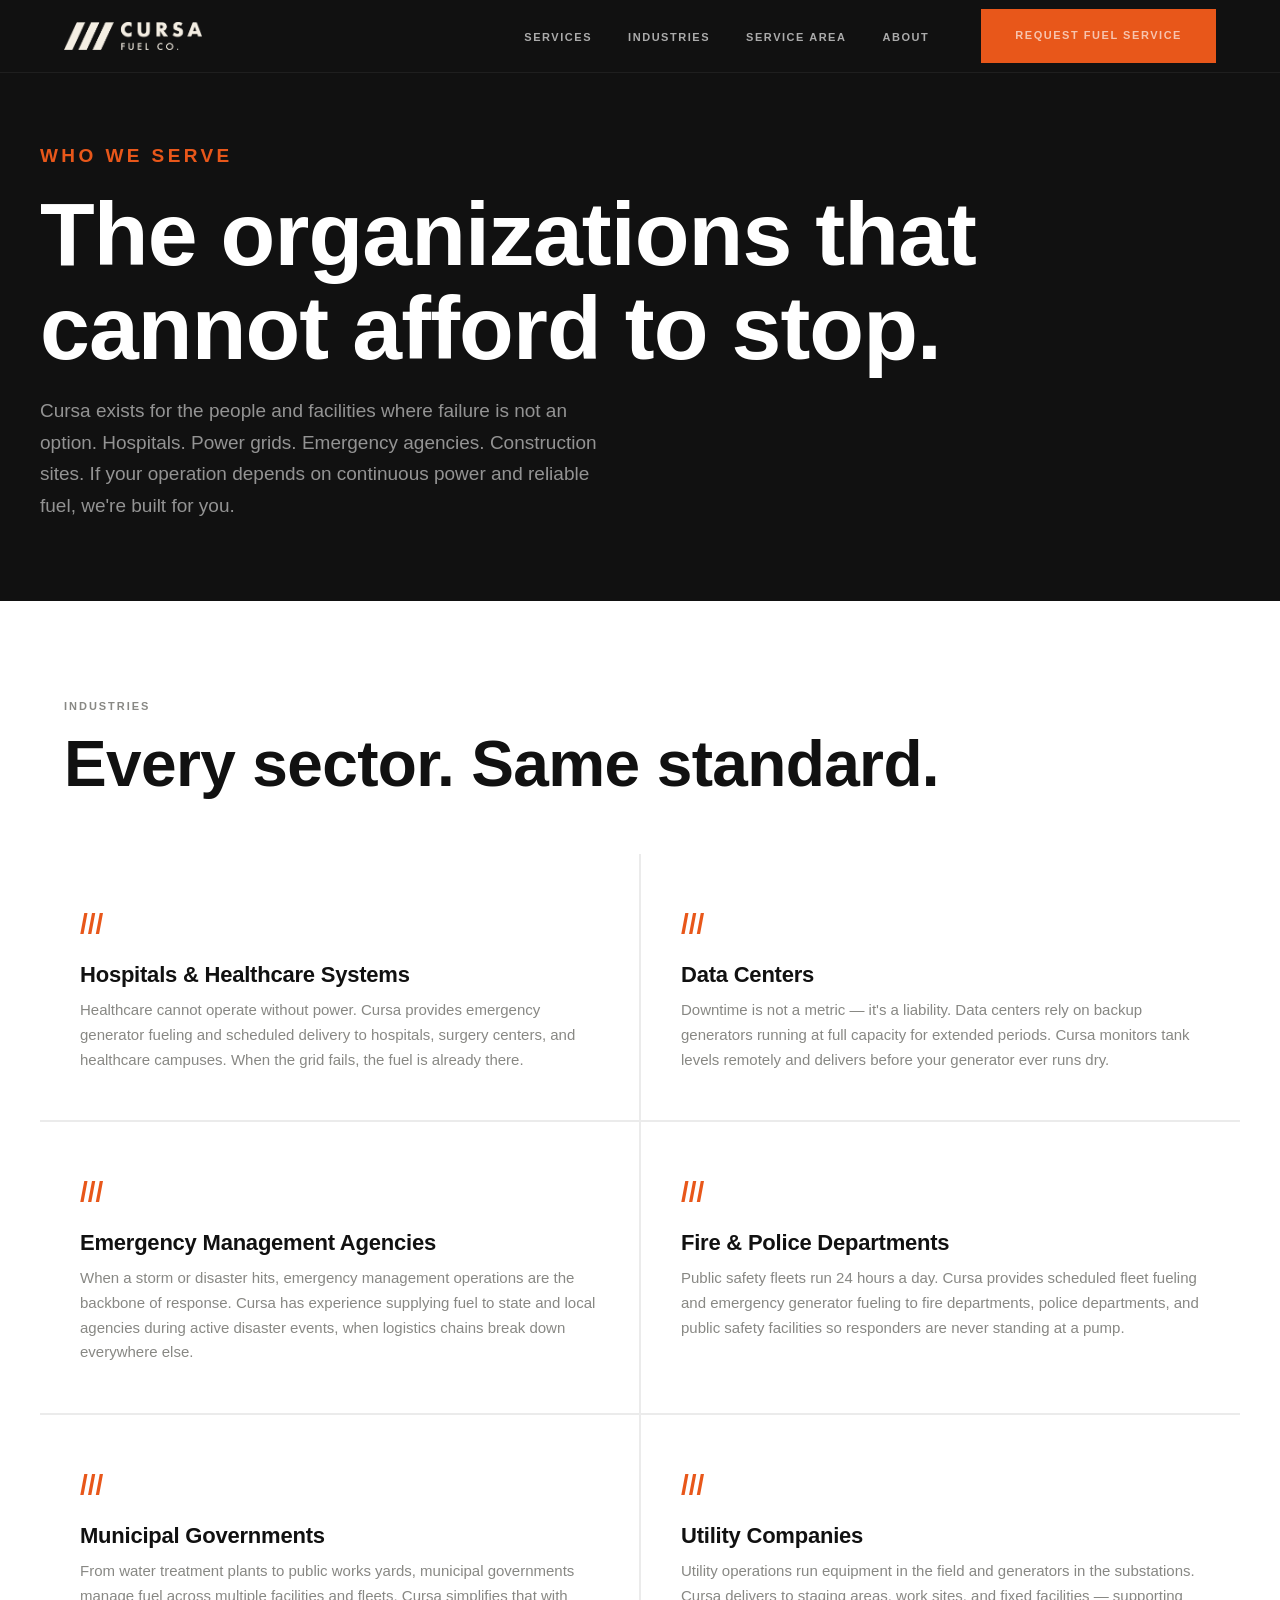
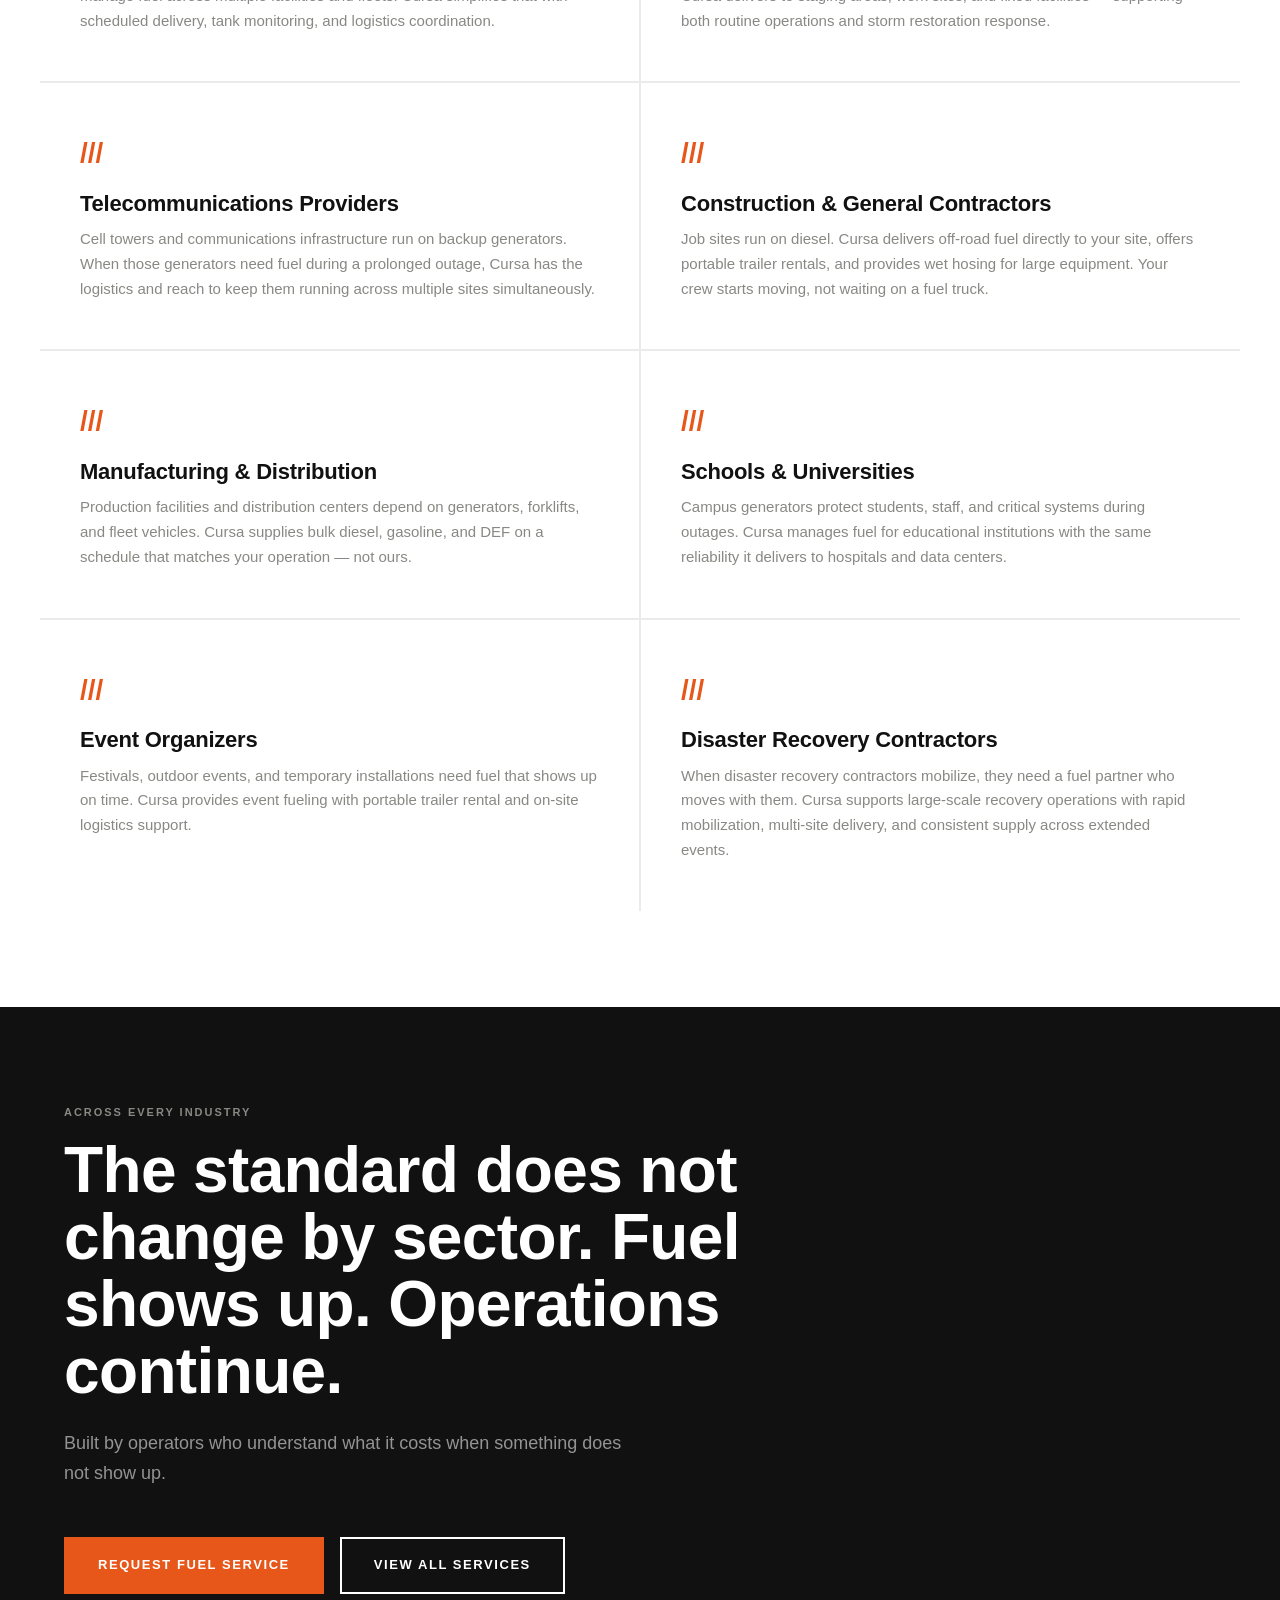
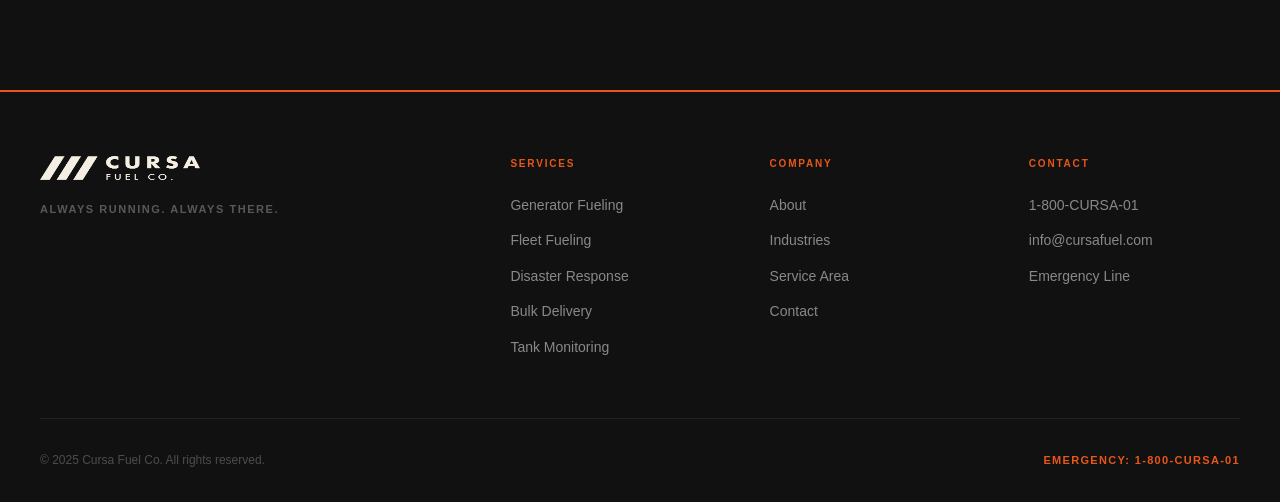
<file: industries.html>
<!DOCTYPE html>
<html lang="en">
<head>
  <meta charset="UTF-8">
  <meta name="viewport" content="width=device-width, initial-scale=1.0">
  <title>Industries Served | Cursa Fuel Co. | Critical Infrastructure Fuel Delivery</title>
  <meta name="description" content="Cursa Fuel Co. serves hospitals, data centers, emergency management agencies, fire departments, construction companies, utilities, and more across the Southeastern US.">
  <meta name="robots" content="index, follow">
  <link rel="canonical" href="https://cursafuel.com/industries.html">
  <meta property="og:title" content="Industries Served | Cursa Fuel Co.">
  <meta property="og:description" content="Fuel delivery and emergency fueling for hospitals, data centers, fire departments, utilities, construction, and critical infrastructure across the Southeast.">
  <meta property="og:url" content="https://cursafuel.com/industries.html">
  <link rel="icon" href="/images/favicon.png" type="image/png">
  <link rel="stylesheet" href="styles.css">
</head>
<body>

  <a href="#main" class="skip-link">Skip to content</a>

  <nav class="nav" role="navigation" aria-label="Main navigation">
    <div class="nav__inner">
      <a href="/" class="nav__logo" aria-label="Cursa Fuel Co. home">
        <img src="images/cursa-logo-light.png" alt="Cursa Fuel Co." width="180" height="28">
      </a>
      <ul class="nav__links">
        <li><a href="services.html">Services</a></li>
        <li><a href="industries.html" aria-current="page">Industries</a></li>
        <li><a href="service-area.html">Service Area</a></li>
        <li><a href="about.html">About</a></li>
        <li class="nav__cta"><a href="contact.html" class="btn btn--primary">Request Fuel Service</a></li>
      </ul>
      <button class="nav__hamburger" aria-label="Open menu" aria-expanded="false" onclick="toggleMenu(this)">
        <span></span><span></span><span></span>
      </button>
    </div>
    <div class="nav__mobile" id="mobileMenu">
      <a href="services.html">Services</a>
      <a href="industries.html">Industries</a>
      <a href="service-area.html">Service Area</a>
      <a href="about.html">About</a>
      <a href="contact.html">Request Fuel Service</a>
      <a href="contact.html#emergency">24/7 Emergency Response</a>
    </div>
  </nav>

  <main id="main">

    <section class="page-hero">
      <div class="page-hero__inner">
        <p class="eyebrow" style="color: var(--blaze);">Who We Serve</p>
        <h1>The organizations that cannot afford to stop.</h1>
        <p>Cursa exists for the people and facilities where failure is not an option. Hospitals. Power grids. Emergency agencies. Construction sites. If your operation depends on continuous power and reliable fuel, we're built for you.</p>
      </div>
    </section>

    <section class="section section--white" aria-label="Industries">
      <div class="container">
        <p class="eyebrow">Industries</p>
        <h2 style="margin: 16px 0 0;">Every sector. Same standard.</h2>
      </div>
      <div class="industry-grid" style="margin-top: 56px;" role="list">

        <div class="industry-card" role="listitem">
          <div class="industry-card__slash">///</div>
          <h3>Hospitals &amp; Healthcare Systems</h3>
          <p>Healthcare cannot operate without power. Cursa provides emergency generator fueling and scheduled delivery to hospitals, surgery centers, and healthcare campuses. When the grid fails, the fuel is already there.</p>
        </div>

        <div class="industry-card" role="listitem">
          <div class="industry-card__slash">///</div>
          <h3>Data Centers</h3>
          <p>Downtime is not a metric — it's a liability. Data centers rely on backup generators running at full capacity for extended periods. Cursa monitors tank levels remotely and delivers before your generator ever runs dry.</p>
        </div>

        <div class="industry-card" role="listitem">
          <div class="industry-card__slash">///</div>
          <h3>Emergency Management Agencies</h3>
          <p>When a storm or disaster hits, emergency management operations are the backbone of response. Cursa has experience supplying fuel to state and local agencies during active disaster events, when logistics chains break down everywhere else.</p>
        </div>

        <div class="industry-card" role="listitem">
          <div class="industry-card__slash">///</div>
          <h3>Fire &amp; Police Departments</h3>
          <p>Public safety fleets run 24 hours a day. Cursa provides scheduled fleet fueling and emergency generator fueling to fire departments, police departments, and public safety facilities so responders are never standing at a pump.</p>
        </div>

        <div class="industry-card" role="listitem">
          <div class="industry-card__slash">///</div>
          <h3>Municipal Governments</h3>
          <p>From water treatment plants to public works yards, municipal governments manage fuel across multiple facilities and fleets. Cursa simplifies that with scheduled delivery, tank monitoring, and logistics coordination.</p>
        </div>

        <div class="industry-card" role="listitem">
          <div class="industry-card__slash">///</div>
          <h3>Utility Companies</h3>
          <p>Utility operations run equipment in the field and generators in the substations. Cursa delivers to staging areas, work sites, and fixed facilities — supporting both routine operations and storm restoration response.</p>
        </div>

        <div class="industry-card" role="listitem">
          <div class="industry-card__slash">///</div>
          <h3>Telecommunications Providers</h3>
          <p>Cell towers and communications infrastructure run on backup generators. When those generators need fuel during a prolonged outage, Cursa has the logistics and reach to keep them running across multiple sites simultaneously.</p>
        </div>

        <div class="industry-card" role="listitem">
          <div class="industry-card__slash">///</div>
          <h3>Construction &amp; General Contractors</h3>
          <p>Job sites run on diesel. Cursa delivers off-road fuel directly to your site, offers portable trailer rentals, and provides wet hosing for large equipment. Your crew starts moving, not waiting on a fuel truck.</p>
        </div>

        <div class="industry-card" role="listitem">
          <div class="industry-card__slash">///</div>
          <h3>Manufacturing &amp; Distribution</h3>
          <p>Production facilities and distribution centers depend on generators, forklifts, and fleet vehicles. Cursa supplies bulk diesel, gasoline, and DEF on a schedule that matches your operation — not ours.</p>
        </div>

        <div class="industry-card" role="listitem">
          <div class="industry-card__slash">///</div>
          <h3>Schools &amp; Universities</h3>
          <p>Campus generators protect students, staff, and critical systems during outages. Cursa manages fuel for educational institutions with the same reliability it delivers to hospitals and data centers.</p>
        </div>

        <div class="industry-card" role="listitem">
          <div class="industry-card__slash">///</div>
          <h3>Event Organizers</h3>
          <p>Festivals, outdoor events, and temporary installations need fuel that shows up on time. Cursa provides event fueling with portable trailer rental and on-site logistics support.</p>
        </div>

        <div class="industry-card" role="listitem">
          <div class="industry-card__slash">///</div>
          <h3>Disaster Recovery Contractors</h3>
          <p>When disaster recovery contractors mobilize, they need a fuel partner who moves with them. Cursa supports large-scale recovery operations with rapid mobilization, multi-site delivery, and consistent supply across extended events.</p>
        </div>

      </div>
    </section>

    <section class="section section--crude" aria-label="Why Cursa">
      <div class="container">
        <p class="eyebrow text-gravel">Across Every Industry</p>
        <h2 class="text-white" style="margin: 16px 0 24px; max-width: 720px;">The standard does not change by sector. Fuel shows up. Operations continue.</h2>
        <p style="color: rgba(255,255,255,0.55); max-width: 560px; font-size: 18px;">Built by operators who understand what it costs when something does not show up.</p>
        <div style="margin-top: 48px; display: flex; gap: 16px; flex-wrap: wrap;">
          <a href="contact.html" class="btn btn--primary">Request Fuel Service</a>
          <a href="services.html" class="btn btn--outline-white">View All Services</a>
        </div>
      </div>
    </section>

  </main>

  <footer class="footer" role="contentinfo">
    <div class="footer__inner">
      <div class="footer__top">
        <div>
          <div class="footer__logo">
            <img src="images/cursa-logo-light.png" alt="Cursa Fuel Co." width="160" height="24">
          </div>
          <p class="footer__tagline">Always Running. Always There.</p>
        </div>
        <div class="footer__col">
          <h5>Services</h5>
          <ul>
            <li><a href="services.html#generator">Generator Fueling</a></li>
            <li><a href="services.html#fleet">Fleet Fueling</a></li>
            <li><a href="services.html#disaster">Disaster Response</a></li>
            <li><a href="services.html#bulk">Bulk Delivery</a></li>
            <li><a href="services.html#monitoring">Tank Monitoring</a></li>
          </ul>
        </div>
        <div class="footer__col">
          <h5>Company</h5>
          <ul>
            <li><a href="about.html">About</a></li>
            <li><a href="industries.html">Industries</a></li>
            <li><a href="service-area.html">Service Area</a></li>
            <li><a href="contact.html">Contact</a></li>
          </ul>
        </div>
        <div class="footer__col">
          <h5>Contact</h5>
          <ul>
            <li><a href="tel:+18002872701">1-800-CURSA-01</a></li>
            <li><a href="mailto:info@cursafuel.com">info@cursafuel.com</a></li>
            <li><a href="contact.html#emergency">Emergency Line</a></li>
          </ul>
        </div>
      </div>
      <div class="footer__bottom">
        <p class="footer__copy">&copy; 2025 Cursa Fuel Co. All rights reserved.</p>
        <p class="footer__emergency">Emergency: 1-800-CURSA-01</p>
      </div>
    </div>
  </footer>

  <script>
    function toggleMenu(btn) {
      const menu = document.getElementById('mobileMenu');
      const open = menu.classList.toggle('is-open');
      btn.setAttribute('aria-expanded', open);
    }
  </script>

</body>
</html>
</file>
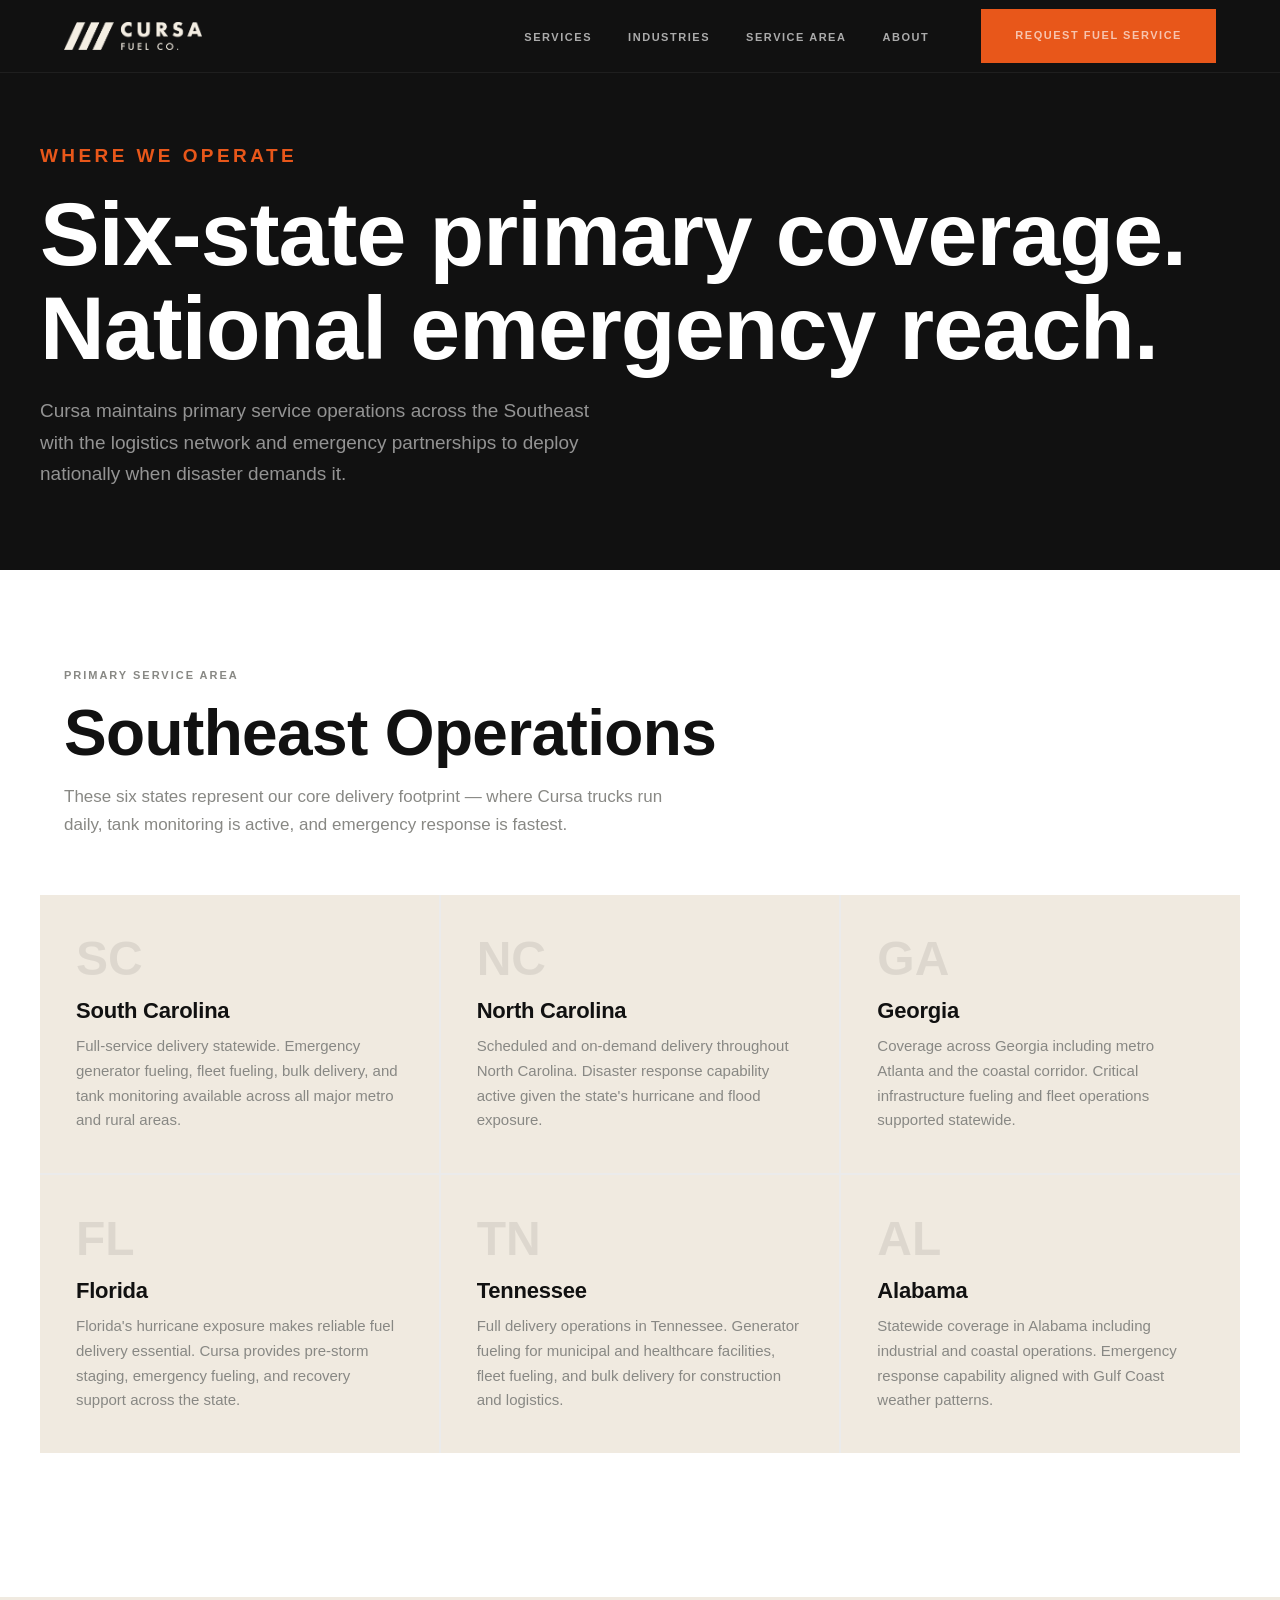
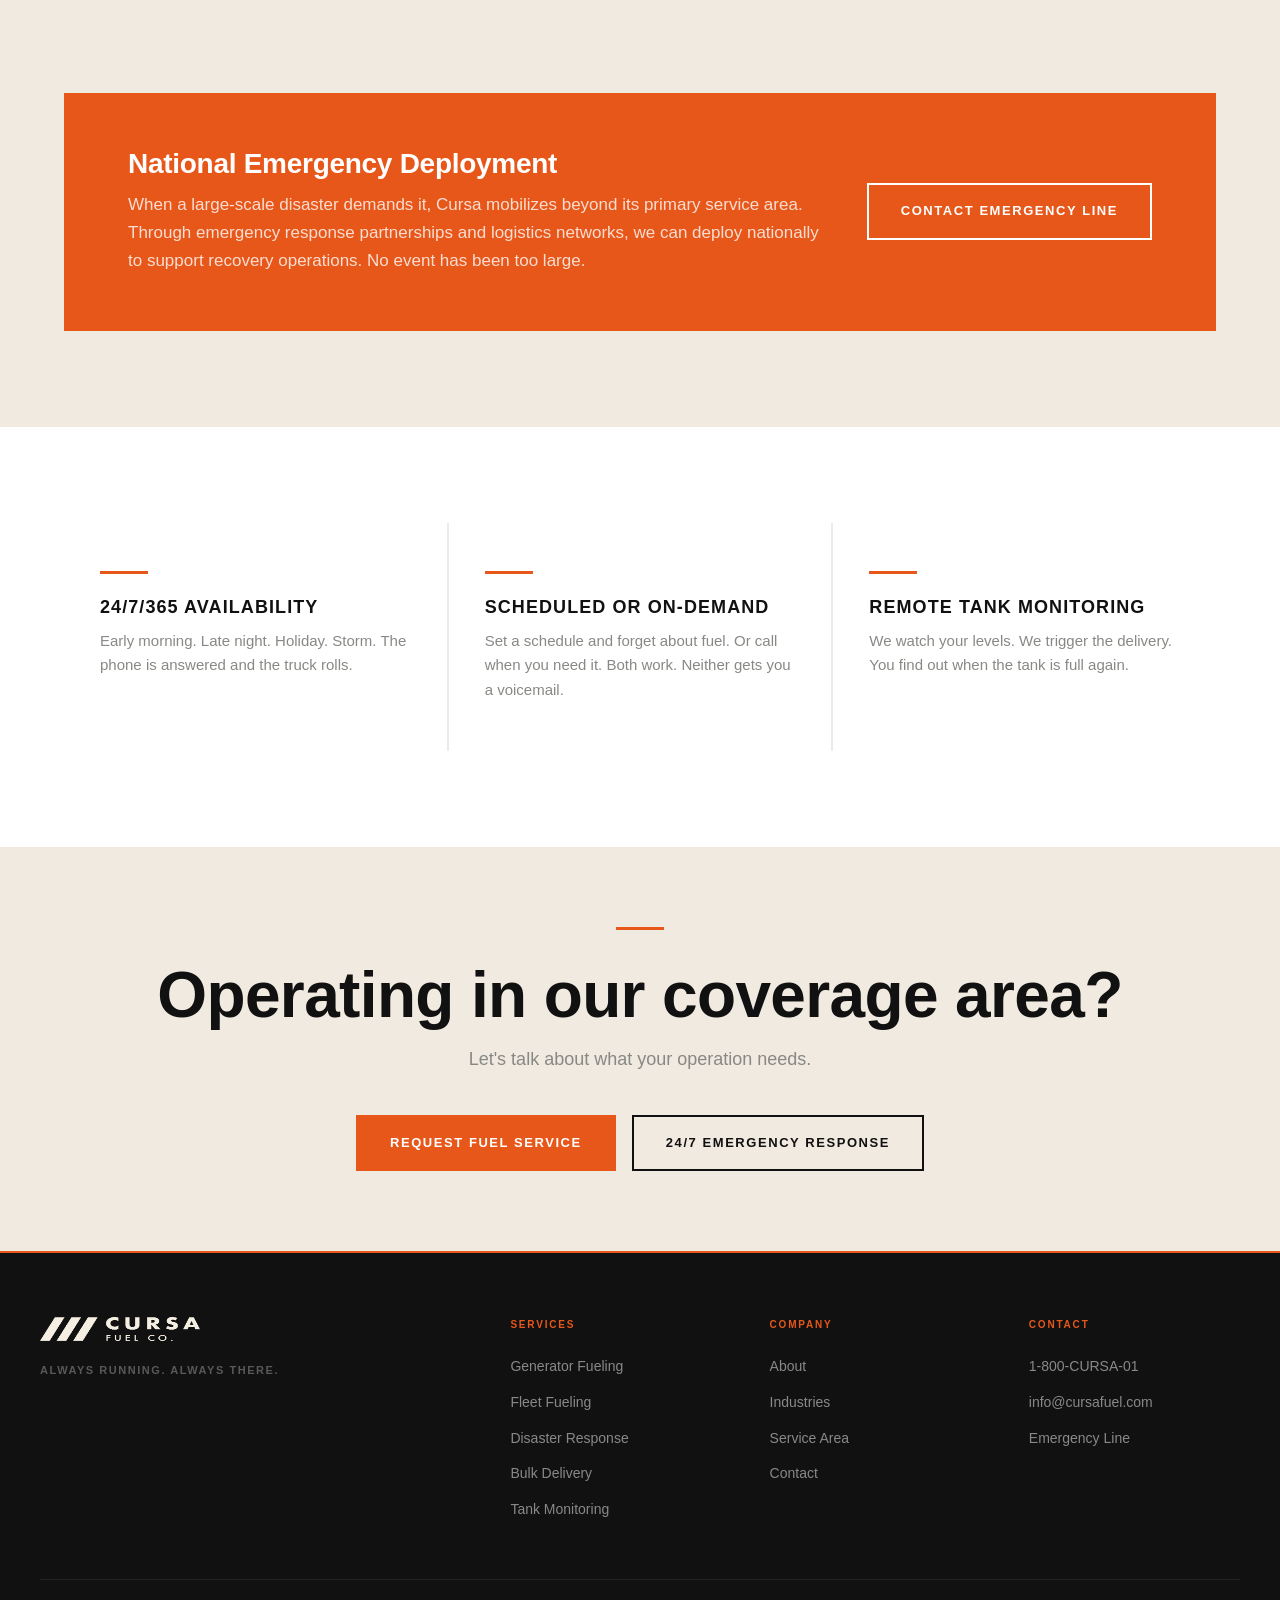
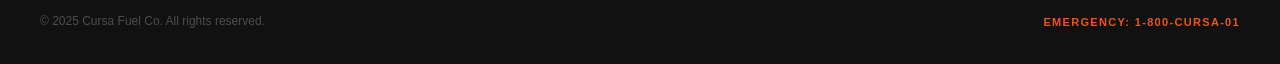
<file: service-area.html>
<!DOCTYPE html>
<html lang="en">
<head>
  <meta charset="UTF-8">
  <meta name="viewport" content="width=device-width, initial-scale=1.0">
  <title>Service Area | Cursa Fuel Co. | Fuel Delivery SC, NC, GA, FL, TN, AL</title>
  <meta name="description" content="Cursa Fuel Co. serves South Carolina, North Carolina, Georgia, Florida, Tennessee, and Alabama with primary fuel delivery. National emergency response deployment capability available.">
  <meta name="robots" content="index, follow">
  <link rel="canonical" href="https://cursafuel.com/service-area.html">
  <meta property="og:title" content="Service Area | Cursa Fuel Co.">
  <meta property="og:description" content="Primary fuel delivery service across SC, NC, GA, FL, TN, and AL. National emergency response deployment available.">
  <meta property="og:url" content="https://cursafuel.com/service-area.html">
  <link rel="icon" href="/images/favicon.png" type="image/png">
  <script type="application/ld+json">
  {
    "@context": "https://schema.org",
    "@type": "Service",
    "name": "Cursa Fuel Co. Service Area",
    "provider": { "@type": "LocalBusiness", "name": "Cursa Fuel Co." },
    "areaServed": [
      { "@type": "State", "name": "South Carolina" },
      { "@type": "State", "name": "North Carolina" },
      { "@type": "State", "name": "Georgia" },
      { "@type": "State", "name": "Florida" },
      { "@type": "State", "name": "Tennessee" },
      { "@type": "State", "name": "Alabama" }
    ]
  }
  </script>
  <link rel="stylesheet" href="styles.css">
</head>
<body>

  <a href="#main" class="skip-link">Skip to content</a>

  <nav class="nav" role="navigation" aria-label="Main navigation">
    <div class="nav__inner">
      <a href="/" class="nav__logo" aria-label="Cursa Fuel Co. home">
        <img src="images/cursa-logo-light.png" alt="Cursa Fuel Co." width="180" height="28">
      </a>
      <ul class="nav__links">
        <li><a href="services.html">Services</a></li>
        <li><a href="industries.html">Industries</a></li>
        <li><a href="service-area.html" aria-current="page">Service Area</a></li>
        <li><a href="about.html">About</a></li>
        <li class="nav__cta"><a href="contact.html" class="btn btn--primary">Request Fuel Service</a></li>
      </ul>
      <button class="nav__hamburger" aria-label="Open menu" aria-expanded="false" onclick="toggleMenu(this)">
        <span></span><span></span><span></span>
      </button>
    </div>
    <div class="nav__mobile" id="mobileMenu">
      <a href="services.html">Services</a>
      <a href="industries.html">Industries</a>
      <a href="service-area.html">Service Area</a>
      <a href="about.html">About</a>
      <a href="contact.html">Request Fuel Service</a>
      <a href="contact.html#emergency">24/7 Emergency Response</a>
    </div>
  </nav>

  <main id="main">

    <section class="page-hero">
      <div class="page-hero__inner">
        <p class="eyebrow" style="color: var(--blaze);">Where We Operate</p>
        <h1>Six-state primary coverage. National emergency reach.</h1>
        <p>Cursa maintains primary service operations across the Southeast with the logistics network and emergency partnerships to deploy nationally when disaster demands it.</p>
      </div>
    </section>

    <!-- PRIMARY STATES -->
    <section class="section section--white" aria-label="Primary service states">
      <div class="container">
        <p class="eyebrow">Primary Service Area</p>
        <h2 style="margin: 16px 0 16px;">Southeast Operations</h2>
        <p class="text-gravel" style="max-width: 600px; margin-bottom: 56px;">These six states represent our core delivery footprint — where Cursa trucks run daily, tank monitoring is active, and emergency response is fastest.</p>
      </div>
      <div class="primary-states" role="list">
        <div class="state-card" role="listitem">
          <div class="state-card__number">SC</div>
          <h3>South Carolina</h3>
          <p>Full-service delivery statewide. Emergency generator fueling, fleet fueling, bulk delivery, and tank monitoring available across all major metro and rural areas.</p>
        </div>
        <div class="state-card" role="listitem">
          <div class="state-card__number">NC</div>
          <h3>North Carolina</h3>
          <p>Scheduled and on-demand delivery throughout North Carolina. Disaster response capability active given the state's hurricane and flood exposure.</p>
        </div>
        <div class="state-card" role="listitem">
          <div class="state-card__number">GA</div>
          <h3>Georgia</h3>
          <p>Coverage across Georgia including metro Atlanta and the coastal corridor. Critical infrastructure fueling and fleet operations supported statewide.</p>
        </div>
        <div class="state-card" role="listitem">
          <div class="state-card__number">FL</div>
          <h3>Florida</h3>
          <p>Florida's hurricane exposure makes reliable fuel delivery essential. Cursa provides pre-storm staging, emergency fueling, and recovery support across the state.</p>
        </div>
        <div class="state-card" role="listitem">
          <div class="state-card__number">TN</div>
          <h3>Tennessee</h3>
          <p>Full delivery operations in Tennessee. Generator fueling for municipal and healthcare facilities, fleet fueling, and bulk delivery for construction and logistics.</p>
        </div>
        <div class="state-card" role="listitem">
          <div class="state-card__number">AL</div>
          <h3>Alabama</h3>
          <p>Statewide coverage in Alabama including industrial and coastal operations. Emergency response capability aligned with Gulf Coast weather patterns.</p>
        </div>
      </div>
    </section>

    <!-- NATIONAL BLOCK -->
    <section class="section section--dustroad" aria-label="National response">
      <div class="container">
        <div class="national-block">
          <div>
            <h3>National Emergency Deployment</h3>
            <p>When a large-scale disaster demands it, Cursa mobilizes beyond its primary service area. Through emergency response partnerships and logistics networks, we can deploy nationally to support recovery operations. No event has been too large.</p>
          </div>
          <div>
            <a href="contact.html#emergency" class="btn btn--outline-white">Contact Emergency Line</a>
          </div>
        </div>
      </div>
    </section>

    <!-- RESPONSE COMMITMENT -->
    <section class="section section--white" aria-label="Response commitment">
      <div class="container">
        <div style="display: grid; grid-template-columns: 1fr 1fr 1fr; gap: 2px; background: rgba(0,0,0,0.08);">
          <div style="background: var(--white); padding: 48px 36px;">
            <div class="blaze-line"></div>
            <h4 style="margin-bottom: 12px;">24/7/365 Availability</h4>
            <p class="text-gravel" style="font-size: 15px;">Early morning. Late night. Holiday. Storm. The phone is answered and the truck rolls.</p>
          </div>
          <div style="background: var(--white); padding: 48px 36px;">
            <div class="blaze-line"></div>
            <h4 style="margin-bottom: 12px;">Scheduled or On-Demand</h4>
            <p class="text-gravel" style="font-size: 15px;">Set a schedule and forget about fuel. Or call when you need it. Both work. Neither gets you a voicemail.</p>
          </div>
          <div style="background: var(--white); padding: 48px 36px;">
            <div class="blaze-line"></div>
            <h4 style="margin-bottom: 12px;">Remote Tank Monitoring</h4>
            <p class="text-gravel" style="font-size: 15px;">We watch your levels. We trigger the delivery. You find out when the tank is full again.</p>
          </div>
        </div>
      </div>
    </section>

    <section class="cta-strip">
      <div class="blaze-line" style="margin: 0 auto 32px;"></div>
      <h2>Operating in our coverage area?</h2>
      <p>Let's talk about what your operation needs.</p>
      <div class="cta-strip__actions">
        <a href="contact.html" class="btn btn--primary">Request Fuel Service</a>
        <a href="contact.html#emergency" class="btn btn--outline-crude">24/7 Emergency Response</a>
      </div>
    </section>

  </main>

  <footer class="footer" role="contentinfo">
    <div class="footer__inner">
      <div class="footer__top">
        <div>
          <div class="footer__logo">
            <img src="images/cursa-logo-light.png" alt="Cursa Fuel Co." width="160" height="24">
          </div>
          <p class="footer__tagline">Always Running. Always There.</p>
        </div>
        <div class="footer__col">
          <h5>Services</h5>
          <ul>
            <li><a href="services.html#generator">Generator Fueling</a></li>
            <li><a href="services.html#fleet">Fleet Fueling</a></li>
            <li><a href="services.html#disaster">Disaster Response</a></li>
            <li><a href="services.html#bulk">Bulk Delivery</a></li>
            <li><a href="services.html#monitoring">Tank Monitoring</a></li>
          </ul>
        </div>
        <div class="footer__col">
          <h5>Company</h5>
          <ul>
            <li><a href="about.html">About</a></li>
            <li><a href="industries.html">Industries</a></li>
            <li><a href="service-area.html">Service Area</a></li>
            <li><a href="contact.html">Contact</a></li>
          </ul>
        </div>
        <div class="footer__col">
          <h5>Contact</h5>
          <ul>
            <li><a href="tel:+18002872701">1-800-CURSA-01</a></li>
            <li><a href="mailto:info@cursafuel.com">info@cursafuel.com</a></li>
            <li><a href="contact.html#emergency">Emergency Line</a></li>
          </ul>
        </div>
      </div>
      <div class="footer__bottom">
        <p class="footer__copy">&copy; 2025 Cursa Fuel Co. All rights reserved.</p>
        <p class="footer__emergency">Emergency: 1-800-CURSA-01</p>
      </div>
    </div>
  </footer>

  <script>
    function toggleMenu(btn) {
      const menu = document.getElementById('mobileMenu');
      const open = menu.classList.toggle('is-open');
      btn.setAttribute('aria-expanded', open);
    }
  </script>

</body>
</html>
</file>
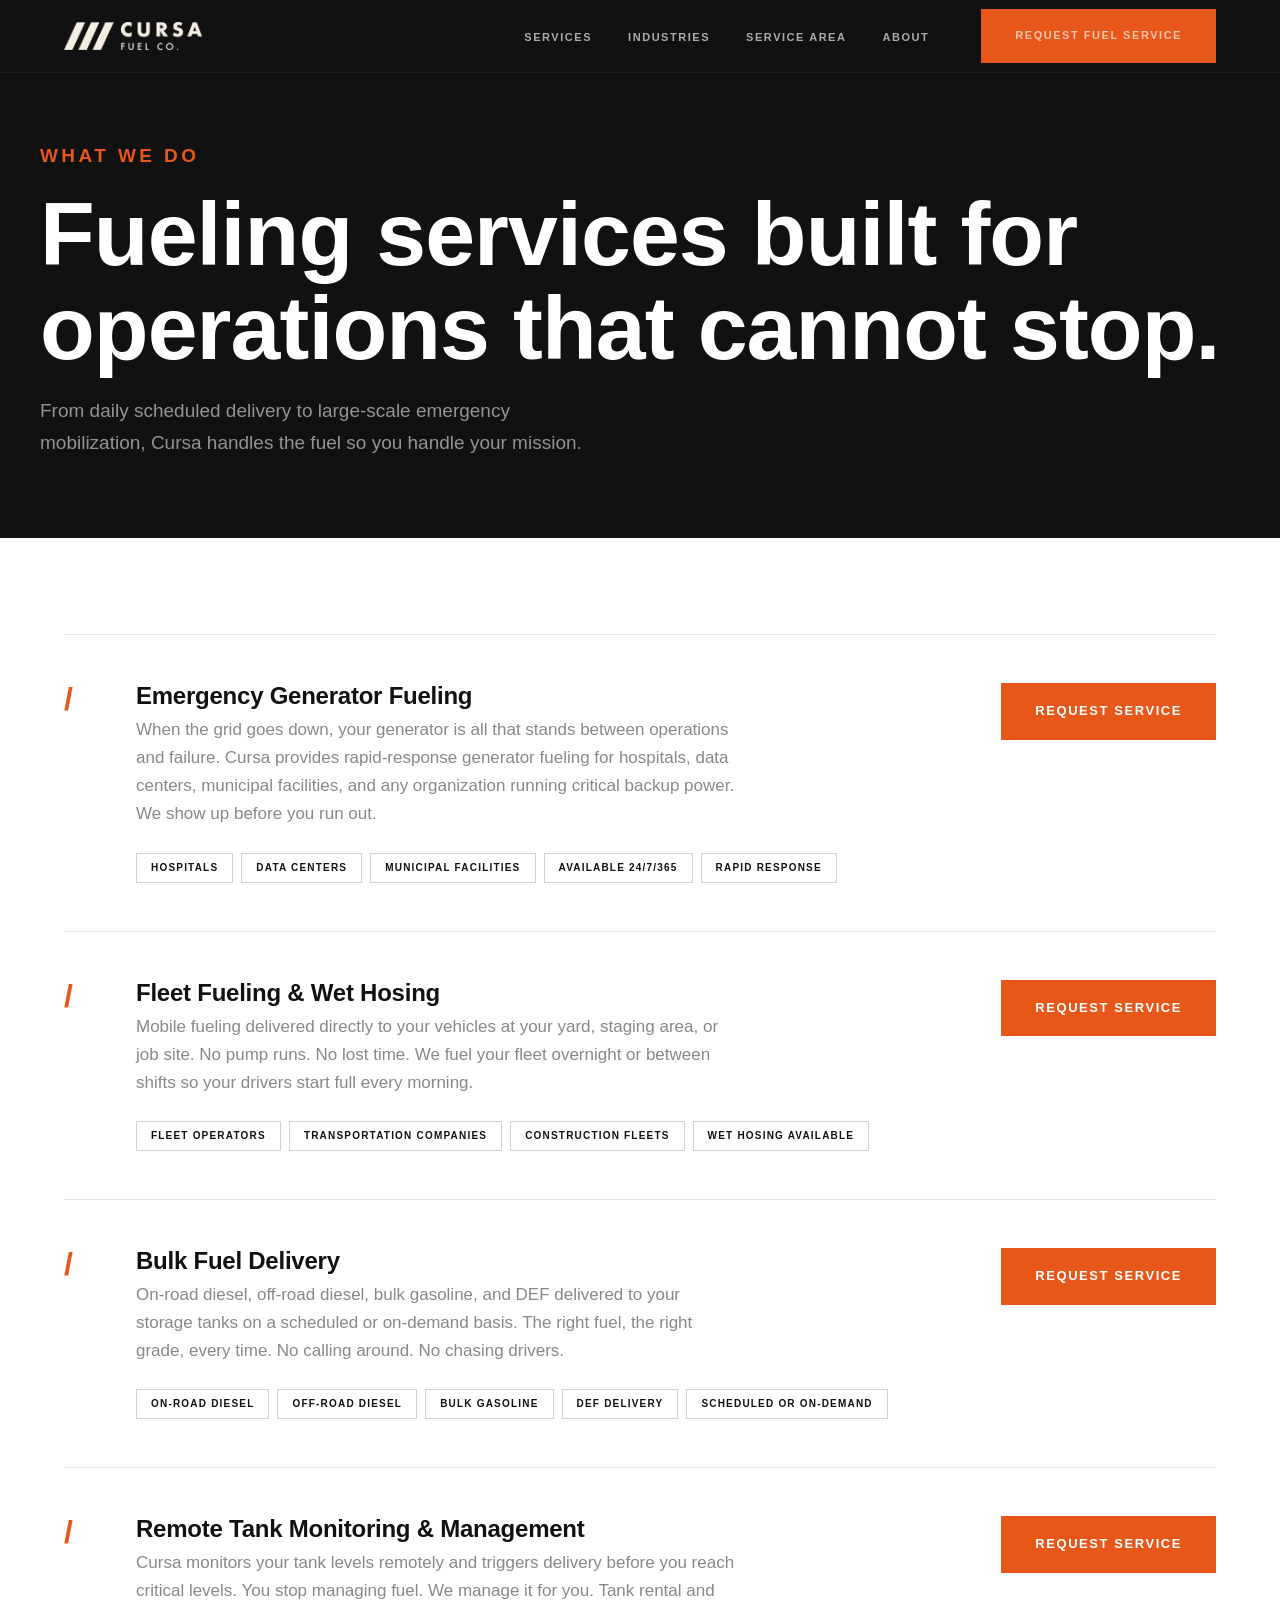
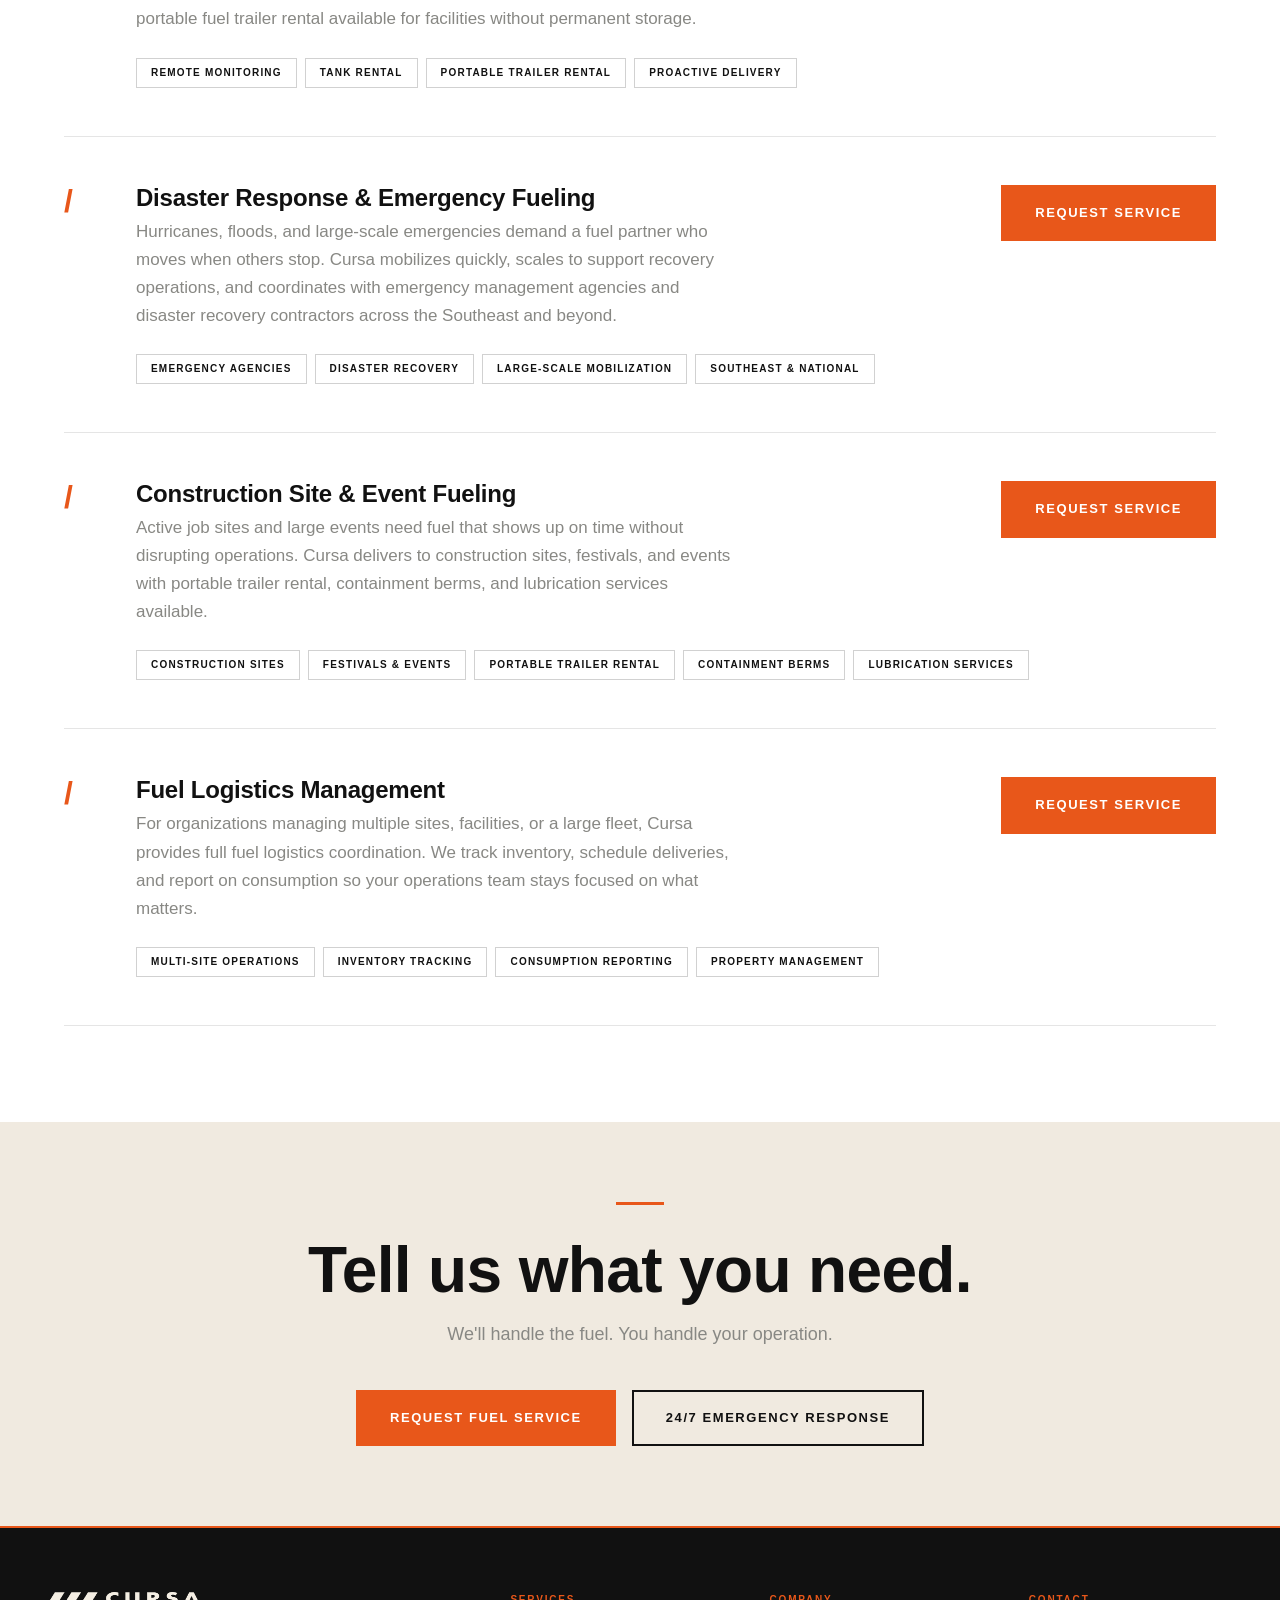
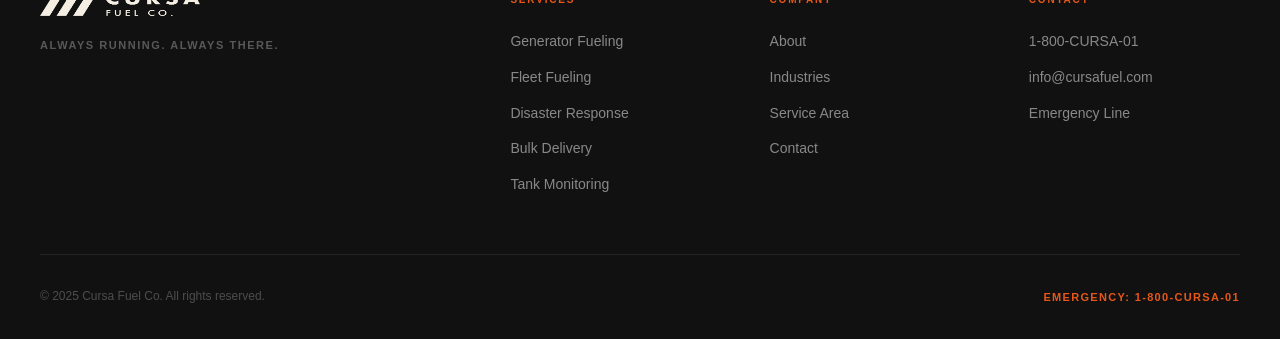
<file: services.html>
<!DOCTYPE html>
<html lang="en">
<head>
  <meta charset="UTF-8">
  <meta name="viewport" content="width=device-width, initial-scale=1.0">
  <title>Fuel Delivery Services | Cursa Fuel Co. | Emergency &amp; Scheduled Fueling Southeast</title>
  <meta name="description" content="Cursa Fuel Co. offers emergency generator fueling, fleet fueling, bulk diesel and gasoline delivery, disaster response fueling, tank monitoring, and more across the Southeast.">
  <meta name="robots" content="index, follow">
  <link rel="canonical" href="https://cursafuel.com/services.html">
  <meta property="og:title" content="Fuel Delivery Services | Cursa Fuel Co.">
  <meta property="og:description" content="Emergency generator fueling, fleet fueling, bulk delivery, disaster response, and tank monitoring across SC, NC, GA, FL, TN, and AL.">
  <meta property="og:url" content="https://cursafuel.com/services.html">
  <link rel="icon" href="/images/favicon.png" type="image/png">
  <script type="application/ld+json">
  {
    "@context": "https://schema.org",
    "@type": "Service",
    "name": "Cursa Fuel Co. Services",
    "provider": { "@type": "LocalBusiness", "name": "Cursa Fuel Co." },
    "serviceType": ["Emergency Generator Fueling","Fleet Fueling","Bulk Diesel Delivery","Disaster Response Fueling","Tank Monitoring"],
    "areaServed": ["South Carolina","North Carolina","Georgia","Florida","Tennessee","Alabama"]
  }
  </script>
  <link rel="stylesheet" href="styles.css">
</head>
<body>

  <a href="#main" class="skip-link">Skip to content</a>

  <nav class="nav" role="navigation" aria-label="Main navigation">
    <div class="nav__inner">
      <a href="/" class="nav__logo" aria-label="Cursa Fuel Co. home">
        <img src="images/cursa-logo-light.png" alt="Cursa Fuel Co." width="180" height="28">
      </a>
      <ul class="nav__links">
        <li><a href="services.html" aria-current="page">Services</a></li>
        <li><a href="industries.html">Industries</a></li>
        <li><a href="service-area.html">Service Area</a></li>
        <li><a href="about.html">About</a></li>
        <li class="nav__cta"><a href="contact.html" class="btn btn--primary">Request Fuel Service</a></li>
      </ul>
      <button class="nav__hamburger" aria-label="Open menu" aria-expanded="false" onclick="toggleMenu(this)">
        <span></span><span></span><span></span>
      </button>
    </div>
    <div class="nav__mobile" id="mobileMenu">
      <a href="services.html">Services</a>
      <a href="industries.html">Industries</a>
      <a href="service-area.html">Service Area</a>
      <a href="about.html">About</a>
      <a href="contact.html">Request Fuel Service</a>
      <a href="contact.html#emergency">24/7 Emergency Response</a>
    </div>
  </nav>

  <main id="main">

    <section class="page-hero">
      <div class="page-hero__inner">
        <p class="eyebrow" style="color: var(--blaze);">What We Do</p>
        <h1>Fueling services built for operations that cannot stop.</h1>
        <p>From daily scheduled delivery to large-scale emergency mobilization, Cursa handles the fuel so you handle your mission.</p>
      </div>
    </section>

    <section class="section section--white" aria-label="All services">
      <div class="container">
        <div class="service-list">

          <div class="service-category" id="generator">
            <div class="service-category__header">
              <div class="service-category__slash">/</div>
              <div>
                <h3>Emergency Generator Fueling</h3>
                <p>When the grid goes down, your generator is all that stands between operations and failure. Cursa provides rapid-response generator fueling for hospitals, data centers, municipal facilities, and any organization running critical backup power. We show up before you run out.</p>
              </div>
              <a href="contact.html" class="btn btn--primary">Request Service</a>
            </div>
            <div class="service-tags">
              <span class="service-tag">Hospitals</span>
              <span class="service-tag">Data Centers</span>
              <span class="service-tag">Municipal Facilities</span>
              <span class="service-tag">Available 24/7/365</span>
              <span class="service-tag">Rapid Response</span>
            </div>
          </div>

          <div class="service-category" id="fleet">
            <div class="service-category__header">
              <div class="service-category__slash">/</div>
              <div>
                <h3>Fleet Fueling &amp; Wet Hosing</h3>
                <p>Mobile fueling delivered directly to your vehicles at your yard, staging area, or job site. No pump runs. No lost time. We fuel your fleet overnight or between shifts so your drivers start full every morning.</p>
              </div>
              <a href="contact.html" class="btn btn--primary">Request Service</a>
            </div>
            <div class="service-tags">
              <span class="service-tag">Fleet Operators</span>
              <span class="service-tag">Transportation Companies</span>
              <span class="service-tag">Construction Fleets</span>
              <span class="service-tag">Wet Hosing Available</span>
            </div>
          </div>

          <div class="service-category" id="bulk">
            <div class="service-category__header">
              <div class="service-category__slash">/</div>
              <div>
                <h3>Bulk Fuel Delivery</h3>
                <p>On-road diesel, off-road diesel, bulk gasoline, and DEF delivered to your storage tanks on a scheduled or on-demand basis. The right fuel, the right grade, every time. No calling around. No chasing drivers.</p>
              </div>
              <a href="contact.html" class="btn btn--primary">Request Service</a>
            </div>
            <div class="service-tags">
              <span class="service-tag">On-Road Diesel</span>
              <span class="service-tag">Off-Road Diesel</span>
              <span class="service-tag">Bulk Gasoline</span>
              <span class="service-tag">DEF Delivery</span>
              <span class="service-tag">Scheduled or On-Demand</span>
            </div>
          </div>

          <div class="service-category" id="monitoring">
            <div class="service-category__header">
              <div class="service-category__slash">/</div>
              <div>
                <h3>Remote Tank Monitoring &amp; Management</h3>
                <p>Cursa monitors your tank levels remotely and triggers delivery before you reach critical levels. You stop managing fuel. We manage it for you. Tank rental and portable fuel trailer rental available for facilities without permanent storage.</p>
              </div>
              <a href="contact.html" class="btn btn--primary">Request Service</a>
            </div>
            <div class="service-tags">
              <span class="service-tag">Remote Monitoring</span>
              <span class="service-tag">Tank Rental</span>
              <span class="service-tag">Portable Trailer Rental</span>
              <span class="service-tag">Proactive Delivery</span>
            </div>
          </div>

          <div class="service-category" id="disaster">
            <div class="service-category__header">
              <div class="service-category__slash">/</div>
              <div>
                <h3>Disaster Response &amp; Emergency Fueling</h3>
                <p>Hurricanes, floods, and large-scale emergencies demand a fuel partner who moves when others stop. Cursa mobilizes quickly, scales to support recovery operations, and coordinates with emergency management agencies and disaster recovery contractors across the Southeast and beyond.</p>
              </div>
              <a href="contact.html" class="btn btn--primary">Request Service</a>
            </div>
            <div class="service-tags">
              <span class="service-tag">Emergency Agencies</span>
              <span class="service-tag">Disaster Recovery</span>
              <span class="service-tag">Large-Scale Mobilization</span>
              <span class="service-tag">Southeast &amp; National</span>
            </div>
          </div>

          <div class="service-category" id="construction">
            <div class="service-category__header">
              <div class="service-category__slash">/</div>
              <div>
                <h3>Construction Site &amp; Event Fueling</h3>
                <p>Active job sites and large events need fuel that shows up on time without disrupting operations. Cursa delivers to construction sites, festivals, and events with portable trailer rental, containment berms, and lubrication services available.</p>
              </div>
              <a href="contact.html" class="btn btn--primary">Request Service</a>
            </div>
            <div class="service-tags">
              <span class="service-tag">Construction Sites</span>
              <span class="service-tag">Festivals &amp; Events</span>
              <span class="service-tag">Portable Trailer Rental</span>
              <span class="service-tag">Containment Berms</span>
              <span class="service-tag">Lubrication Services</span>
            </div>
          </div>

          <div class="service-category" id="logistics">
            <div class="service-category__header">
              <div class="service-category__slash">/</div>
              <div>
                <h3>Fuel Logistics Management</h3>
                <p>For organizations managing multiple sites, facilities, or a large fleet, Cursa provides full fuel logistics coordination. We track inventory, schedule deliveries, and report on consumption so your operations team stays focused on what matters.</p>
              </div>
              <a href="contact.html" class="btn btn--primary">Request Service</a>
            </div>
            <div class="service-tags">
              <span class="service-tag">Multi-Site Operations</span>
              <span class="service-tag">Inventory Tracking</span>
              <span class="service-tag">Consumption Reporting</span>
              <span class="service-tag">Property Management</span>
            </div>
          </div>

        </div>
      </div>
    </section>

    <section class="cta-strip">
      <div class="blaze-line" style="margin: 0 auto 32px;"></div>
      <h2>Tell us what you need.</h2>
      <p>We'll handle the fuel. You handle your operation.</p>
      <div class="cta-strip__actions">
        <a href="contact.html" class="btn btn--primary">Request Fuel Service</a>
        <a href="contact.html#emergency" class="btn btn--outline-crude">24/7 Emergency Response</a>
      </div>
    </section>

  </main>

  <footer class="footer" role="contentinfo">
    <div class="footer__inner">
      <div class="footer__top">
        <div>
          <div class="footer__logo">
            <img src="images/cursa-logo-light.png" alt="Cursa Fuel Co." width="160" height="24">
          </div>
          <p class="footer__tagline">Always Running. Always There.</p>
        </div>
        <div class="footer__col">
          <h5>Services</h5>
          <ul>
            <li><a href="services.html#generator">Generator Fueling</a></li>
            <li><a href="services.html#fleet">Fleet Fueling</a></li>
            <li><a href="services.html#disaster">Disaster Response</a></li>
            <li><a href="services.html#bulk">Bulk Delivery</a></li>
            <li><a href="services.html#monitoring">Tank Monitoring</a></li>
          </ul>
        </div>
        <div class="footer__col">
          <h5>Company</h5>
          <ul>
            <li><a href="about.html">About</a></li>
            <li><a href="industries.html">Industries</a></li>
            <li><a href="service-area.html">Service Area</a></li>
            <li><a href="contact.html">Contact</a></li>
          </ul>
        </div>
        <div class="footer__col">
          <h5>Contact</h5>
          <ul>
            <li><a href="tel:+18002872701">1-800-CURSA-01</a></li>
            <li><a href="mailto:info@cursafuel.com">info@cursafuel.com</a></li>
            <li><a href="contact.html#emergency">Emergency Line</a></li>
          </ul>
        </div>
      </div>
      <div class="footer__bottom">
        <p class="footer__copy">&copy; 2025 Cursa Fuel Co. All rights reserved.</p>
        <p class="footer__emergency">Emergency: 1-800-CURSA-01</p>
      </div>
    </div>
  </footer>

  <script>
    function toggleMenu(btn) {
      const menu = document.getElementById('mobileMenu');
      const open = menu.classList.toggle('is-open');
      btn.setAttribute('aria-expanded', open);
    }
  </script>

</body>
</html>
</file>
<file: styles.css>
/* ==========================================================================
   CURSA FUEL CO. — styles.css
   Colors: Crude #111111 | Blaze #E8571A | Dustroad #F0EAE0 | Gravel #888884 | White #FFFFFF
   Type: Futura Bold (display) | system sans (body)
   ========================================================================== */

:root {
  --crude: #111111;
  --blaze: #E8571A;
  --dustroad: #F0EAE0;
  --gravel: #888884;
  --white: #FFFFFF;

  --font-display: 'Futura', 'Century Gothic', 'Trebuchet MS', sans-serif;
  --font-body: 'Helvetica Neue', Helvetica, Arial, sans-serif;

  --max-width: 1200px;
  --section-pad: 96px 24px;
  --section-pad-sm: 64px 24px;
}

*, *::before, *::after { box-sizing: border-box; margin: 0; padding: 0; }

html { scroll-behavior: smooth; }

body {
  font-family: var(--font-body);
  background: var(--white);
  color: var(--crude);
  font-size: 16px;
  line-height: 1.6;
  -webkit-font-smoothing: antialiased;
}

img { max-width: 100%; display: block; }
a { color: inherit; text-decoration: none; }

/* ==========================================================================
   TYPOGRAPHY
   ========================================================================== */

.eyebrow {
  font-family: var(--font-display);
  font-size: 11px;
  font-weight: 700;
  letter-spacing: 0.18em;
  text-transform: uppercase;
  color: var(--gravel);
}

h1, h2, h3, h4 {
  font-family: var(--font-display);
  font-weight: 700;
  line-height: 1.05;
  letter-spacing: -0.01em;
}

h1 { font-size: clamp(48px, 7vw, 96px); }
h2 { font-size: clamp(36px, 5vw, 64px); }
h3 { font-size: clamp(22px, 3vw, 32px); }
h4 { font-size: 18px; letter-spacing: 0.06em; text-transform: uppercase; }

p { font-family: var(--font-body); font-size: 17px; line-height: 1.65; color: var(--crude); }

.text-gravel { color: var(--gravel); }
.text-white { color: var(--white); }
.text-blaze { color: var(--blaze); }
.text-upper { text-transform: uppercase; letter-spacing: 0.1em; }

/* ==========================================================================
   LAYOUT
   ========================================================================== */

.container {
  max-width: var(--max-width);
  margin: 0 auto;
  padding: 0 24px;
}

.section { padding: var(--section-pad); }
.section--sm { padding: var(--section-pad-sm); }
.section--crude { background: var(--crude); }
.section--dustroad { background: var(--dustroad); }
.section--blaze { background: var(--blaze); }
.section--white { background: var(--white); }

/* ==========================================================================
   BUTTONS
   ========================================================================== */

.btn {
  display: inline-block;
  font-family: var(--font-display);
  font-size: 13px;
  font-weight: 700;
  letter-spacing: 0.12em;
  text-transform: uppercase;
  padding: 16px 32px;
  border: 2px solid transparent;
  cursor: pointer;
  transition: background 0.15s, color 0.15s, border-color 0.15s;
}

.btn--primary {
  background: var(--blaze);
  color: var(--white);
  border-color: var(--blaze);
}
.btn--primary:hover { background: #c94d16; border-color: #c94d16; }

.btn--outline-white {
  background: transparent;
  color: var(--white);
  border-color: var(--white);
}
.btn--outline-white:hover { background: var(--white); color: var(--crude); }

.btn--outline-crude {
  background: transparent;
  color: var(--crude);
  border-color: var(--crude);
}
.btn--outline-crude:hover { background: var(--crude); color: var(--white); }

/* ==========================================================================
   NAV
   ========================================================================== */

.nav {
  position: fixed;
  top: 0;
  left: 0;
  right: 0;
  z-index: 100;
  background: var(--crude);
  border-bottom: 1px solid rgba(255,255,255,0.06);
}

.nav__inner {
  max-width: var(--max-width);
  margin: 0 auto;
  padding: 0 24px;
  height: 72px;
  display: flex;
  align-items: center;
  justify-content: space-between;
}

.nav__logo img {
  height: 28px;
  width: auto;
}

.nav__links {
  display: flex;
  align-items: center;
  gap: 36px;
  list-style: none;
}

.nav__links a {
  font-family: var(--font-display);
  font-size: 11px;
  font-weight: 700;
  letter-spacing: 0.14em;
  text-transform: uppercase;
  color: rgba(255,255,255,0.65);
  transition: color 0.15s;
}
.nav__links a:hover { color: var(--white); }

.nav__cta { margin-left: 16px; }

.nav__hamburger {
  display: none;
  background: none;
  border: none;
  cursor: pointer;
  flex-direction: column;
  gap: 5px;
  padding: 8px;
}
.nav__hamburger span {
  display: block;
  width: 24px;
  height: 2px;
  background: var(--white);
  transition: all 0.2s;
}

.nav__mobile {
  display: none;
  background: var(--crude);
  padding: 24px;
  border-top: 1px solid rgba(255,255,255,0.08);
}

.nav__mobile.is-open { display: block; }

.nav__mobile a {
  display: block;
  font-family: var(--font-display);
  font-size: 13px;
  font-weight: 700;
  letter-spacing: 0.12em;
  text-transform: uppercase;
  color: rgba(255,255,255,0.75);
  padding: 14px 0;
  border-bottom: 1px solid rgba(255,255,255,0.08);
  transition: color 0.15s;
}
.nav__mobile a:last-child { border-bottom: none; }
.nav__mobile a:hover { color: var(--white); }

/* ==========================================================================
   HERO
   ========================================================================== */

.hero {
  background: var(--crude);
  min-height: 100vh;
  display: flex;
  align-items: center;
  padding-top: 72px;
  position: relative;
  overflow: hidden;
}

.hero::before {
  content: '///';
  position: absolute;
  right: -60px;
  top: 50%;
  transform: translateY(-50%);
  font-family: var(--font-display);
  font-weight: 700;
  font-size: clamp(200px, 30vw, 480px);
  color: rgba(255,255,255,0.03);
  letter-spacing: -0.05em;
  pointer-events: none;
  line-height: 1;
}

.hero__inner {
  max-width: var(--max-width);
  margin: 0 auto;
  padding: 80px 24px;
  position: relative;
  z-index: 1;
}

.hero__eyebrow {
  color: var(--blaze);
  margin-bottom: 28px;
}

.hero__headline {
  color: var(--white);
  max-width: 820px;
  margin-bottom: 32px;
}

.hero__sub {
  color: rgba(255,255,255,0.55);
  font-size: 19px;
  max-width: 540px;
  margin-bottom: 48px;
  line-height: 1.6;
}

.hero__actions {
  display: flex;
  flex-wrap: wrap;
  gap: 16px;
  align-items: center;
}

.hero__divider {
  width: 64px;
  height: 3px;
  background: var(--blaze);
  margin-bottom: 48px;
}

/* ==========================================================================
   PROOF BAR
   ========================================================================== */

.proof-bar {
  background: var(--blaze);
  padding: 20px 24px;
}

.proof-bar__inner {
  max-width: var(--max-width);
  margin: 0 auto;
  display: flex;
  align-items: center;
  justify-content: center;
  gap: 48px;
  flex-wrap: wrap;
}

.proof-bar__item {
  font-family: var(--font-display);
  font-size: 11px;
  font-weight: 700;
  letter-spacing: 0.16em;
  text-transform: uppercase;
  color: var(--white);
}

.proof-bar__dot {
  width: 4px;
  height: 4px;
  background: rgba(255,255,255,0.4);
  border-radius: 50%;
}

/* ==========================================================================
   PROBLEM / POSITION
   ========================================================================== */

.position__grid {
  display: grid;
  grid-template-columns: 1fr 1fr;
  gap: 0;
  max-width: var(--max-width);
  margin: 0 auto;
}

.position__panel {
  padding: 80px 64px;
}

.position__panel--dark {
  background: var(--crude);
  color: var(--white);
}

.position__panel--light {
  background: var(--dustroad);
  color: var(--crude);
}

.position__panel h2 { margin: 20px 0 24px; }
.position__panel p { max-width: 400px; }

/* ==========================================================================
   THREE BARS
   ========================================================================== */

.three-bars {
  text-align: center;
}

.three-bars__headline {
  max-width: 700px;
  margin: 0 auto 16px;
}

.three-bars__sub {
  color: var(--gravel);
  margin-bottom: 72px;
}

.three-bars__grid {
  display: grid;
  grid-template-columns: repeat(3, 1fr);
  gap: 0;
  max-width: var(--max-width);
  margin: 0 auto 64px;
  border-top: 1px solid rgba(0,0,0,0.1);
}

.three-bars__item {
  padding: 48px 40px;
  border-right: 1px solid rgba(0,0,0,0.1);
  text-align: left;
}

.three-bars__item:last-child { border-right: none; }

.bar-slash {
  font-family: var(--font-display);
  font-size: 48px;
  font-weight: 700;
  color: var(--blaze);
  line-height: 1;
  margin-bottom: 20px;
}

.three-bars__item h4 { margin-bottom: 12px; }
.three-bars__item p { color: var(--gravel); font-size: 15px; }

.three-bars__close {
  border-top: 2px solid var(--blaze);
  padding-top: 32px;
  max-width: 500px;
  margin: 0 auto;
}

/* ==========================================================================
   SERVICES GRID
   ========================================================================== */

.services-intro {
  max-width: 640px;
}

.services-intro h2 { margin: 16px 0 24px; }

.services-grid {
  display: grid;
  grid-template-columns: repeat(3, 1fr);
  gap: 2px;
  margin-top: 56px;
  background: rgba(0,0,0,0.08);
}

.service-card {
  background: var(--white);
  padding: 36px 32px;
  transition: background 0.15s;
}

.service-card:hover { background: var(--dustroad); }

.service-card__icon {
  font-family: var(--font-display);
  font-size: 22px;
  font-weight: 700;
  color: var(--blaze);
  margin-bottom: 16px;
}

.service-card h4 {
  font-size: 14px;
  margin-bottom: 10px;
  color: var(--crude);
}

.service-card p {
  font-size: 14px;
  color: var(--gravel);
  line-height: 1.55;
}

/* ==========================================================================
   WHO WE SERVE
   ========================================================================== */

.industries-list {
  display: grid;
  grid-template-columns: repeat(4, 1fr);
  gap: 2px;
  margin-top: 56px;
  background: rgba(255,255,255,0.08);
}

.industry-item {
  background: rgba(255,255,255,0.04);
  padding: 28px 24px;
  border-left: 2px solid transparent;
  transition: border-color 0.15s, background 0.15s;
}

.industry-item:hover {
  border-color: var(--blaze);
  background: rgba(255,255,255,0.08);
}

.industry-item p {
  font-family: var(--font-display);
  font-size: 12px;
  font-weight: 700;
  letter-spacing: 0.1em;
  text-transform: uppercase;
  color: rgba(255,255,255,0.7);
}

/* ==========================================================================
   SERVICE AREA
   ========================================================================== */

.area-grid {
  display: grid;
  grid-template-columns: 1fr 1fr;
  gap: 64px;
  align-items: start;
  max-width: var(--max-width);
  margin: 0 auto;
}

.area-states {
  display: grid;
  grid-template-columns: 1fr 1fr;
  gap: 2px;
  margin-top: 32px;
  background: rgba(0,0,0,0.08);
}

.state-item {
  background: var(--dustroad);
  padding: 20px 24px;
}

.state-item p {
  font-family: var(--font-display);
  font-size: 12px;
  font-weight: 700;
  letter-spacing: 0.12em;
  text-transform: uppercase;
  color: var(--crude);
}

.area-emergency {
  background: var(--crude);
  padding: 40px;
  color: var(--white);
}

.area-emergency h3 { color: var(--white); margin: 16px 0 16px; }
.area-emergency p { color: rgba(255,255,255,0.65); margin-bottom: 8px; }

/* ==========================================================================
   CERTAINTY BLOCK
   ========================================================================== */

.certainty {
  text-align: center;
  padding: 120px 24px;
}

.certainty h2 {
  color: var(--white);
  font-size: clamp(48px, 8vw, 112px);
  margin-bottom: 24px;
}

.certainty p {
  color: rgba(255,255,255,0.6);
  font-size: 20px;
  max-width: 500px;
  margin: 0 auto 16px;
}

.certainty__tagline {
  font-family: var(--font-display);
  font-size: 13px;
  font-weight: 700;
  letter-spacing: 0.18em;
  text-transform: uppercase;
  color: rgba(255,255,255,0.35);
  margin-top: 40px;
}

/* ==========================================================================
   ABOUT
   ========================================================================== */

.about-grid {
  display: grid;
  grid-template-columns: 1fr 1fr;
  gap: 80px;
  align-items: start;
  max-width: var(--max-width);
  margin: 0 auto;
}

.about-grid h2 { margin: 16px 0 28px; }
.about-grid p { margin-bottom: 20px; color: var(--gravel); }

.about-values {
  margin-top: 48px;
}

.about-value {
  padding: 28px 0;
  border-top: 1px solid rgba(0,0,0,0.1);
  display: grid;
  grid-template-columns: 32px 1fr;
  gap: 20px;
}

.about-value__slash {
  font-family: var(--font-display);
  font-size: 20px;
  font-weight: 700;
  color: var(--blaze);
  line-height: 1.2;
}

.about-value h4 { margin-bottom: 6px; font-size: 14px; }
.about-value p { color: var(--gravel); font-size: 14px; margin: 0; }

/* ==========================================================================
   CONTACT
   ========================================================================== */

.contact-grid {
  display: grid;
  grid-template-columns: 1fr 1fr;
  gap: 0;
  max-width: var(--max-width);
  margin: 0 auto;
}

.contact-info {
  background: var(--crude);
  padding: 72px 64px;
  color: var(--white);
}

.contact-info h2 { color: var(--white); margin: 16px 0 24px; }
.contact-info p { color: rgba(255,255,255,0.6); margin-bottom: 40px; }

.contact-detail {
  margin-bottom: 32px;
}

.contact-detail__label {
  font-family: var(--font-display);
  font-size: 10px;
  font-weight: 700;
  letter-spacing: 0.18em;
  text-transform: uppercase;
  color: var(--blaze);
  margin-bottom: 8px;
}

.contact-detail__value {
  font-family: var(--font-display);
  font-size: 20px;
  font-weight: 700;
  color: var(--white);
}

.contact-form-panel {
  background: var(--dustroad);
  padding: 72px 64px;
}

.contact-form-panel h3 { margin-bottom: 32px; }

.form-group {
  margin-bottom: 20px;
}

.form-group label {
  display: block;
  font-family: var(--font-display);
  font-size: 10px;
  font-weight: 700;
  letter-spacing: 0.16em;
  text-transform: uppercase;
  color: var(--gravel);
  margin-bottom: 8px;
}

.form-group input,
.form-group select,
.form-group textarea {
  width: 100%;
  background: var(--white);
  border: 1px solid rgba(0,0,0,0.12);
  padding: 14px 16px;
  font-family: var(--font-body);
  font-size: 15px;
  color: var(--crude);
  outline: none;
  transition: border-color 0.15s;
  -webkit-appearance: none;
  border-radius: 0;
}

.form-group input:focus,
.form-group select:focus,
.form-group textarea:focus {
  border-color: var(--blaze);
}

.form-group textarea { resize: vertical; min-height: 120px; }

.form-row {
  display: grid;
  grid-template-columns: 1fr 1fr;
  gap: 16px;
}

/* ==========================================================================
   PAGE HERO (interior pages)
   ========================================================================== */

.page-hero {
  background: var(--crude);
  padding: 140px 24px 80px;
}

.page-hero__inner {
  max-width: var(--max-width);
  margin: 0 auto;
}

.page-hero h1 { color: var(--white); margin: 16px 0 20px; }
.page-hero p { color: rgba(255,255,255,0.55); max-width: 560px; font-size: 19px; }

/* ==========================================================================
   SERVICE LIST (services page)
   ========================================================================== */

.service-list {
  max-width: var(--max-width);
  margin: 0 auto;
}

.service-category {
  border-top: 1px solid rgba(0,0,0,0.1);
  padding: 48px 0;
}

.service-category:last-child { border-bottom: 1px solid rgba(0,0,0,0.1); }

.service-category__header {
  display: grid;
  grid-template-columns: 48px 1fr auto;
  gap: 24px;
  align-items: start;
  margin-bottom: 24px;
}

.service-category__slash {
  font-family: var(--font-display);
  font-size: 32px;
  font-weight: 700;
  color: var(--blaze);
  line-height: 1;
}

.service-category h3 { font-size: 24px; }
.service-category p { color: var(--gravel); max-width: 600px; margin-top: 8px; }

.service-tags {
  display: flex;
  flex-wrap: wrap;
  gap: 8px;
  margin-top: 20px;
  padding-left: 72px;
}

.service-tag {
  font-family: var(--font-display);
  font-size: 10px;
  font-weight: 700;
  letter-spacing: 0.12em;
  text-transform: uppercase;
  color: var(--crude);
  border: 1px solid rgba(0,0,0,0.18);
  padding: 6px 14px;
}

/* ==========================================================================
   INDUSTRIES PAGE
   ========================================================================== */

.industry-grid {
  display: grid;
  grid-template-columns: repeat(2, 1fr);
  gap: 2px;
  max-width: var(--max-width);
  margin: 56px auto 0;
  background: rgba(0,0,0,0.08);
}

.industry-card {
  background: var(--white);
  padding: 48px 40px;
  transition: background 0.15s;
}

.industry-card:hover { background: var(--dustroad); }

.industry-card__slash {
  font-family: var(--font-display);
  font-size: 28px;
  font-weight: 700;
  color: var(--blaze);
  margin-bottom: 16px;
}

.industry-card h3 { font-size: 22px; margin-bottom: 12px; }
.industry-card p { color: var(--gravel); font-size: 15px; }

/* ==========================================================================
   AREAS PAGE
   ========================================================================== */

.areas-intro {
  max-width: 640px;
  margin: 0 auto 64px;
}

.areas-intro h2 { margin: 16px 0 20px; }

.primary-states {
  display: grid;
  grid-template-columns: repeat(3, 1fr);
  gap: 2px;
  max-width: var(--max-width);
  margin: 0 auto 48px;
  background: rgba(0,0,0,0.08);
}

.state-card {
  background: var(--dustroad);
  padding: 40px 36px;
}

.state-card__number {
  font-family: var(--font-display);
  font-size: 48px;
  font-weight: 700;
  color: rgba(0,0,0,0.08);
  line-height: 1;
  margin-bottom: 16px;
}

.state-card h3 { font-size: 22px; margin-bottom: 12px; }
.state-card p { color: var(--gravel); font-size: 15px; }

.national-block {
  background: var(--blaze);
  padding: 56px 64px;
  max-width: var(--max-width);
  margin: 0 auto;
  display: grid;
  grid-template-columns: 1fr auto;
  gap: 40px;
  align-items: center;
}

.national-block h3 { color: var(--white); font-size: 28px; margin-bottom: 12px; }
.national-block p { color: rgba(255,255,255,0.8); }

/* ==========================================================================
   FOOTER
   ========================================================================== */

.footer {
  background: var(--crude);
  padding: 64px 24px 32px;
  border-top: 2px solid var(--blaze);
}

.footer__inner {
  max-width: var(--max-width);
  margin: 0 auto;
}

.footer__top {
  display: grid;
  grid-template-columns: 2fr 1fr 1fr 1fr;
  gap: 48px;
  padding-bottom: 48px;
  border-bottom: 1px solid rgba(255,255,255,0.08);
  margin-bottom: 32px;
}

.footer__logo { margin-bottom: 20px; }
.footer__logo img { height: 24px; }

.footer__tagline {
  font-family: var(--font-display);
  font-size: 11px;
  font-weight: 700;
  letter-spacing: 0.14em;
  text-transform: uppercase;
  color: rgba(255,255,255,0.3);
}

.footer__col h5 {
  font-family: var(--font-display);
  font-size: 10px;
  font-weight: 700;
  letter-spacing: 0.18em;
  text-transform: uppercase;
  color: var(--blaze);
  margin-bottom: 20px;
}

.footer__col ul { list-style: none; }
.footer__col ul li { margin-bottom: 10px; }
.footer__col ul li a {
  font-size: 14px;
  color: rgba(255,255,255,0.5);
  transition: color 0.15s;
}
.footer__col ul li a:hover { color: var(--white); }

.footer__bottom {
  display: flex;
  justify-content: space-between;
  align-items: center;
  flex-wrap: wrap;
  gap: 16px;
}

.footer__copy {
  font-size: 12px;
  color: rgba(255,255,255,0.25);
}

.footer__emergency {
  font-family: var(--font-display);
  font-size: 11px;
  font-weight: 700;
  letter-spacing: 0.12em;
  text-transform: uppercase;
  color: var(--blaze);
}

/* ==========================================================================
   CTA STRIP
   ========================================================================== */

.cta-strip {
  background: var(--dustroad);
  padding: 80px 24px;
  text-align: center;
}

.cta-strip h2 { margin-bottom: 16px; }
.cta-strip p { color: var(--gravel); margin-bottom: 40px; font-size: 18px; }

.cta-strip__actions {
  display: flex;
  justify-content: center;
  gap: 16px;
  flex-wrap: wrap;
}

/* ==========================================================================
   UTILITIES
   ========================================================================== */

.blaze-line {
  width: 48px;
  height: 3px;
  background: var(--blaze);
  margin-bottom: 24px;
}

.skip-link {
  position: absolute;
  top: -100%;
  left: 0;
  background: var(--blaze);
  color: var(--white);
  padding: 8px 16px;
  font-family: var(--font-display);
  font-size: 12px;
  font-weight: 700;
  letter-spacing: 0.1em;
  text-transform: uppercase;
  z-index: 200;
}

.skip-link:focus { top: 0; }

/* ==========================================================================
   RESPONSIVE
   ========================================================================== */

@media (max-width: 1024px) {
  .position__grid { grid-template-columns: 1fr; }
  .position__panel { padding: 64px 40px; }
  .three-bars__grid { grid-template-columns: 1fr; }
  .three-bars__item { border-right: none; border-bottom: 1px solid rgba(0,0,0,0.1); }
  .services-grid { grid-template-columns: repeat(2, 1fr); }
  .industries-list { grid-template-columns: repeat(2, 1fr); }
  .area-grid { grid-template-columns: 1fr; gap: 40px; }
  .about-grid { grid-template-columns: 1fr; gap: 48px; }
  .contact-grid { grid-template-columns: 1fr; }
  .contact-info { padding: 56px 40px; }
  .contact-form-panel { padding: 56px 40px; }
  .footer__top { grid-template-columns: 1fr 1fr; gap: 32px; }
  .primary-states { grid-template-columns: repeat(2, 1fr); }
  .industry-grid { grid-template-columns: 1fr; }
  .national-block { grid-template-columns: 1fr; }
}

@media (max-width: 768px) {
  :root { --section-pad: 64px 20px; }
  .nav__links { display: none; }
  .nav__cta { display: none; }
  .nav__hamburger { display: flex; }
  .hero__inner { padding: 64px 20px; }
  .services-grid { grid-template-columns: 1fr; }
  .industries-list { grid-template-columns: 1fr; }
  .three-bars__grid { grid-template-columns: 1fr; }
  .form-row { grid-template-columns: 1fr; }
  .footer__top { grid-template-columns: 1fr; }
  .position__panel { padding: 48px 24px; }
  .service-tags { padding-left: 0; }
  .service-category__header { grid-template-columns: 32px 1fr; }
  .service-category__header .btn { display: none; }
  .area-states { grid-template-columns: 1fr; }
  .primary-states { grid-template-columns: 1fr; }
  .national-block { padding: 40px 24px; }
  .contact-info { padding: 48px 24px; }
  .contact-form-panel { padding: 48px 24px; }
  .proof-bar__inner { gap: 20px; }
  .proof-bar__dot { display: none; }
}

@media (prefers-reduced-motion: reduce) {
  *, *::before, *::after { transition: none !important; animation: none !important; }
  html { scroll-behavior: auto; }
}

@media print {
  .nav, .footer, .btn { display: none; }
  body { font-size: 12pt; }
}
</file>
